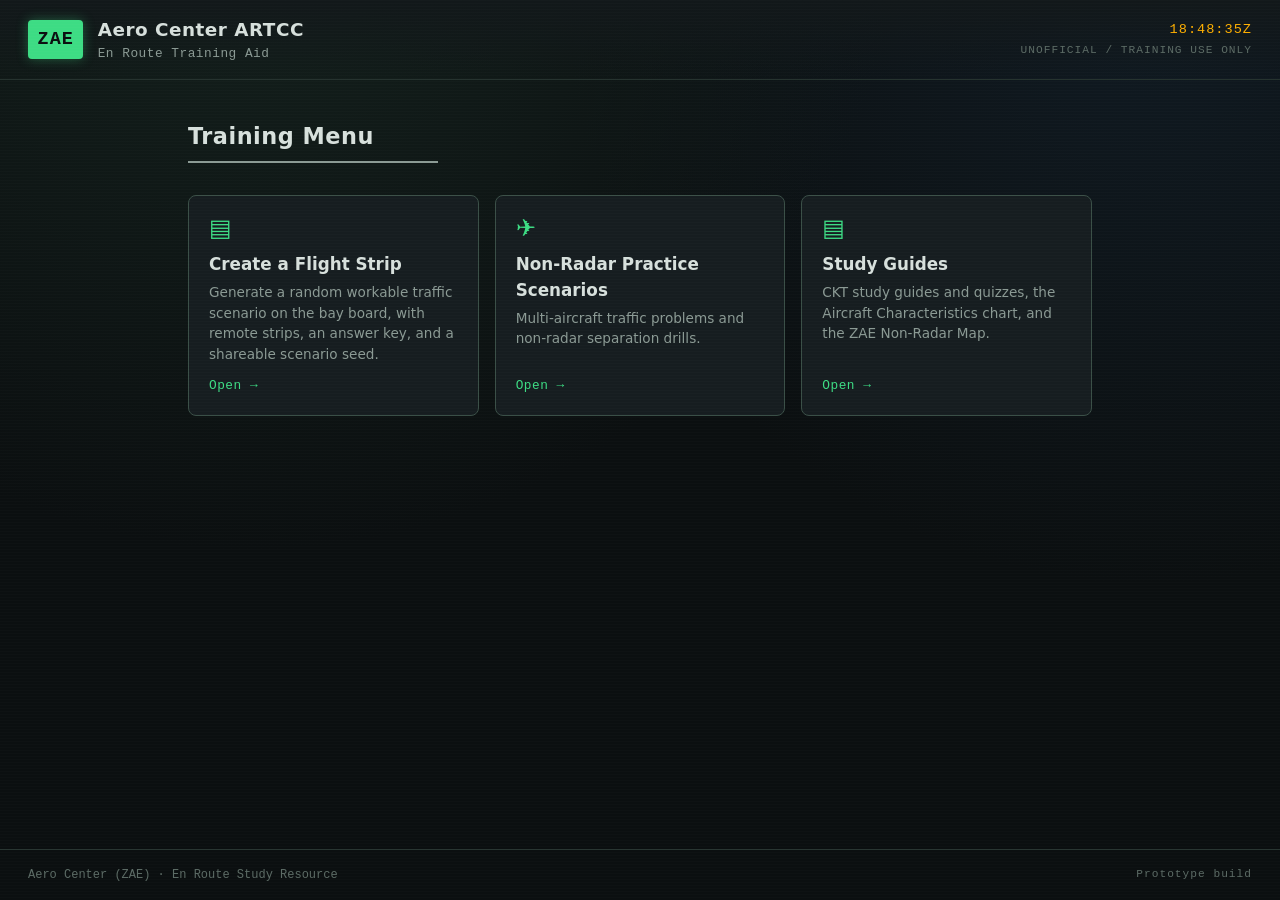
<file: index.html>
<!DOCTYPE html>
<html lang="en">
<head>
  <meta charset="UTF-8" />
  <meta name="viewport" content="width=device-width, initial-scale=1.0" />
  <title>ZAE Aero Center — En Route Non-Radar Trainer</title>
  <link rel="stylesheet" href="assets/css/main.css?v=20260924q" />
</head>
<body>
  <div class="scanlines" aria-hidden="true"></div>

  <header class="site-header">
    <div class="brand">
      <span class="brand-badge">ZAE</span>
      <div class="brand-text">
        <h1>Aero Center ARTCC</h1>
        <p>En Route Training Aid</p>
      </div>
    </div>
    <div class="header-meta">
      <span class="meta-line" id="zulu-clock">--:--:--Z</span>
      <span class="meta-line meta-dim">UNOFFICIAL / TRAINING USE ONLY</span>
    </div>
  </header>

  <main class="menu">
    <div class="menu-intro">
      <h2>Training Menu</h2>
    </div>

    <nav class="menu-grid" aria-label="Training modules">
      <a class="menu-card menu-card--active" href="strips.html">
        <div class="menu-card__icon" aria-hidden="true">▤</div>
        <div class="menu-card__body">
          <h3>Create a Flight Strip</h3>
          <p>Generate a random workable traffic scenario on the bay board, with remote strips, an answer key, and a shareable scenario seed.</p>
        </div>
        <span class="menu-card__cta">Open &rarr;</span>
      </a>

      <a class="menu-card menu-card--active" href="scenarios.html">
        <div class="menu-card__icon" aria-hidden="true">✈</div>
        <div class="menu-card__body">
          <h3>Non-Radar Practice Scenarios</h3>
          <p>Multi-aircraft traffic problems and non-radar separation drills.</p>
        </div>
        <span class="menu-card__cta">Open &rarr;</span>
      </a>


      <a class="menu-card menu-card--active" href="study.html">
        <div class="menu-card__icon" aria-hidden="true">▤</div>
        <div class="menu-card__body">
          <h3>Study Guides</h3>
          <p>CKT study guides and quizzes, the Aircraft Characteristics chart, and the ZAE Non-Radar Map.</p>
        </div>
        <span class="menu-card__cta">Open &rarr;</span>
      </a>
    </nav>
  </main>

  <footer class="site-footer">
    <span>Aero Center (ZAE) &middot; En Route Study Resource</span>
    <span class="meta-dim">Prototype build</span>
  </footer>

  <script src="assets/js/main.js?v=20260924q"></script>
</body>
</html>
</file>
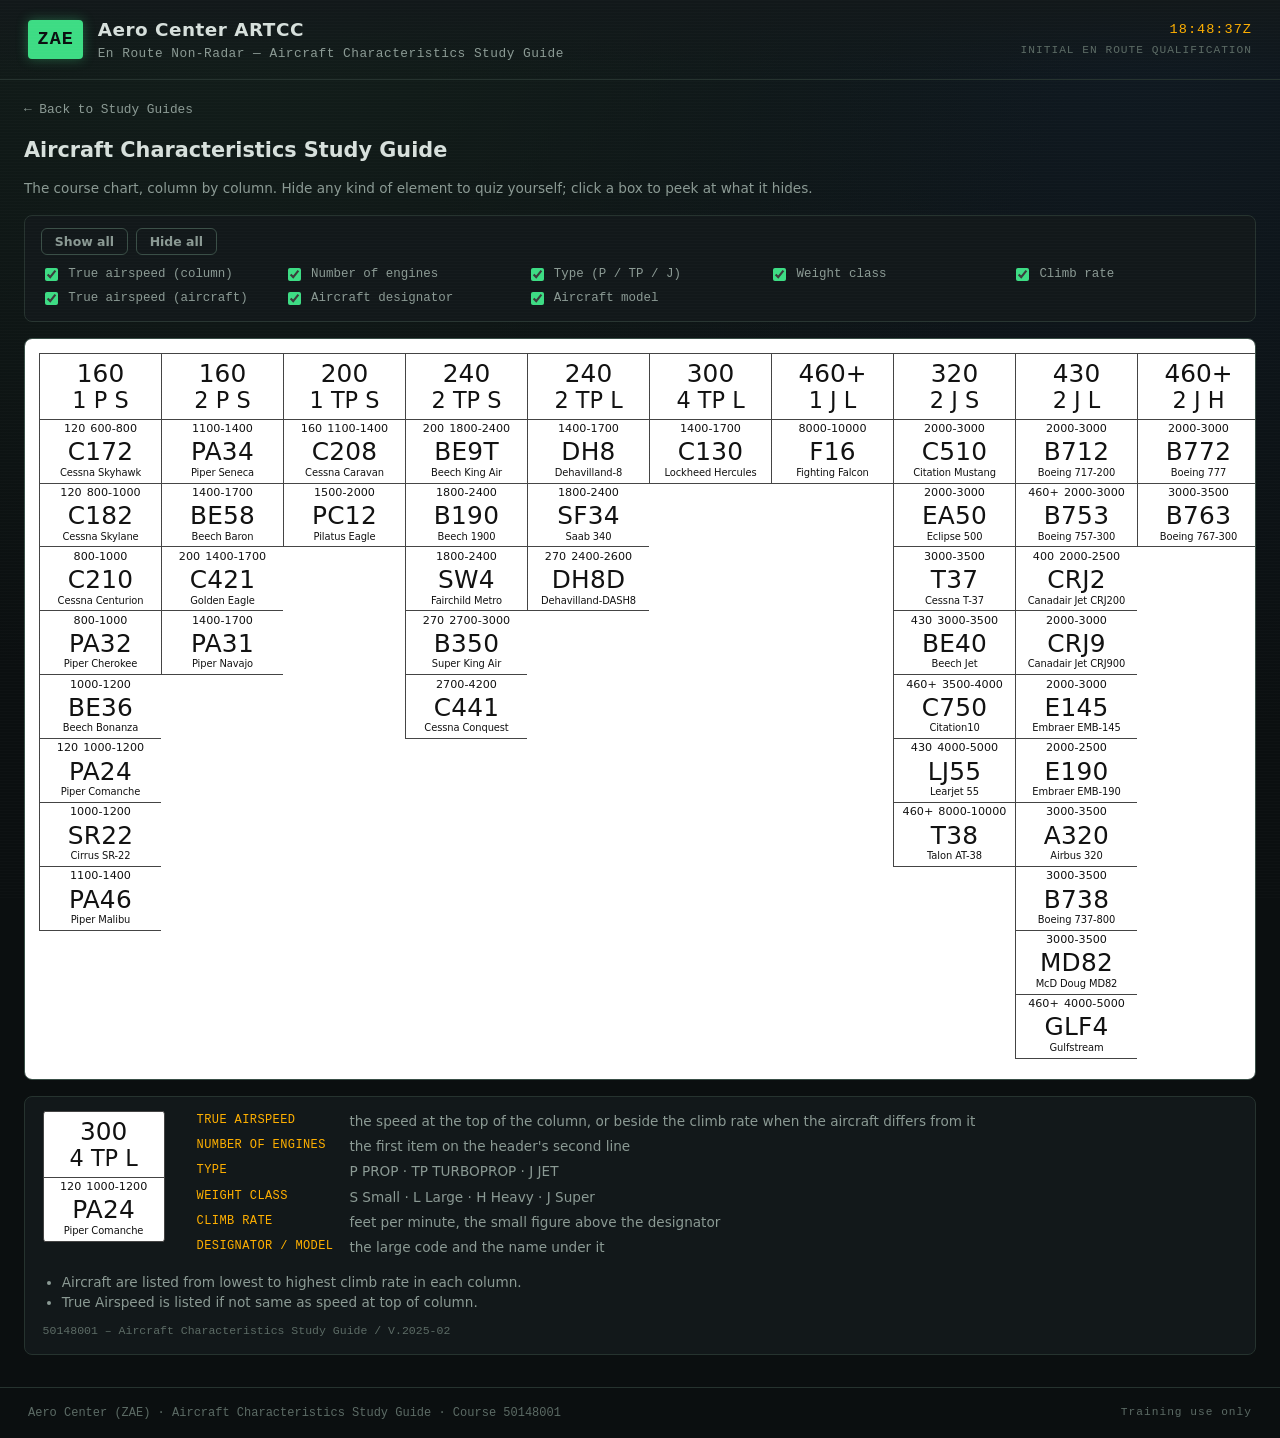
<file: aircraft.html>
<!DOCTYPE html>
<html lang="en">
<head>
  <meta charset="UTF-8" />
  <meta name="viewport" content="width=device-width, initial-scale=1.0" />
  <title>Aircraft Characteristics Study Guide — ZAE Aero Center</title>
  <link rel="stylesheet" href="assets/css/main.css?v=20260924q" />
  <link rel="stylesheet" href="assets/css/quiz.css?v=20260924q" />
  <link rel="stylesheet" href="assets/css/aircraft.css?v=20260924q" />
</head>
<body>
  <div class="scanlines" aria-hidden="true"></div>

  <header class="site-header">
    <div class="brand">
      <span class="brand-badge">ZAE</span>
      <div class="brand-text">
        <h1>Aero Center ARTCC</h1>
        <p>En Route Non-Radar &mdash; Aircraft Characteristics Study Guide</p>
      </div>
    </div>
    <div class="header-meta">
      <span class="meta-line" id="zulu-clock">--:--:--Z</span>
      <span class="meta-line meta-dim">INITIAL EN ROUTE QUALIFICATION</span>
    </div>
  </header>

  <main class="ac-main">
    <a class="back-link" href="study.html">&larr; Back to Study Guides</a>
    <div class="ac-toolbar">
      <h2>Aircraft Characteristics Study Guide</h2>
      <span class="hint">The course chart, column by column. Hide any kind of element to quiz yourself; click a box to peek at what it hides.</span>
    </div>

    <div class="ac-controls">
      <div class="ac-toggle-actions" id="ac-toggle-actions"></div>
      <div class="ac-toggles" id="ac-toggles"></div>
    </div>

    <div class="ac-frame">
      <div class="ac-chart" id="ac-chart"></div>
    </div>

    <div class="ac-legend" id="ac-legend" aria-label="Legend"></div>
  </main>

  <footer class="site-footer">
    <span>Aero Center (ZAE) &middot; Aircraft Characteristics Study Guide &middot; Course 50148001</span>
    <span class="meta-dim">Training use only</span>
  </footer>

  <script src="assets/js/main.js?v=20260924q"></script>
  <script src="assets/data/aircraft.js?v=20260924q"></script>
  <script src="assets/js/aircraft.js?v=20260924q"></script>
</body>
</html>
</file>
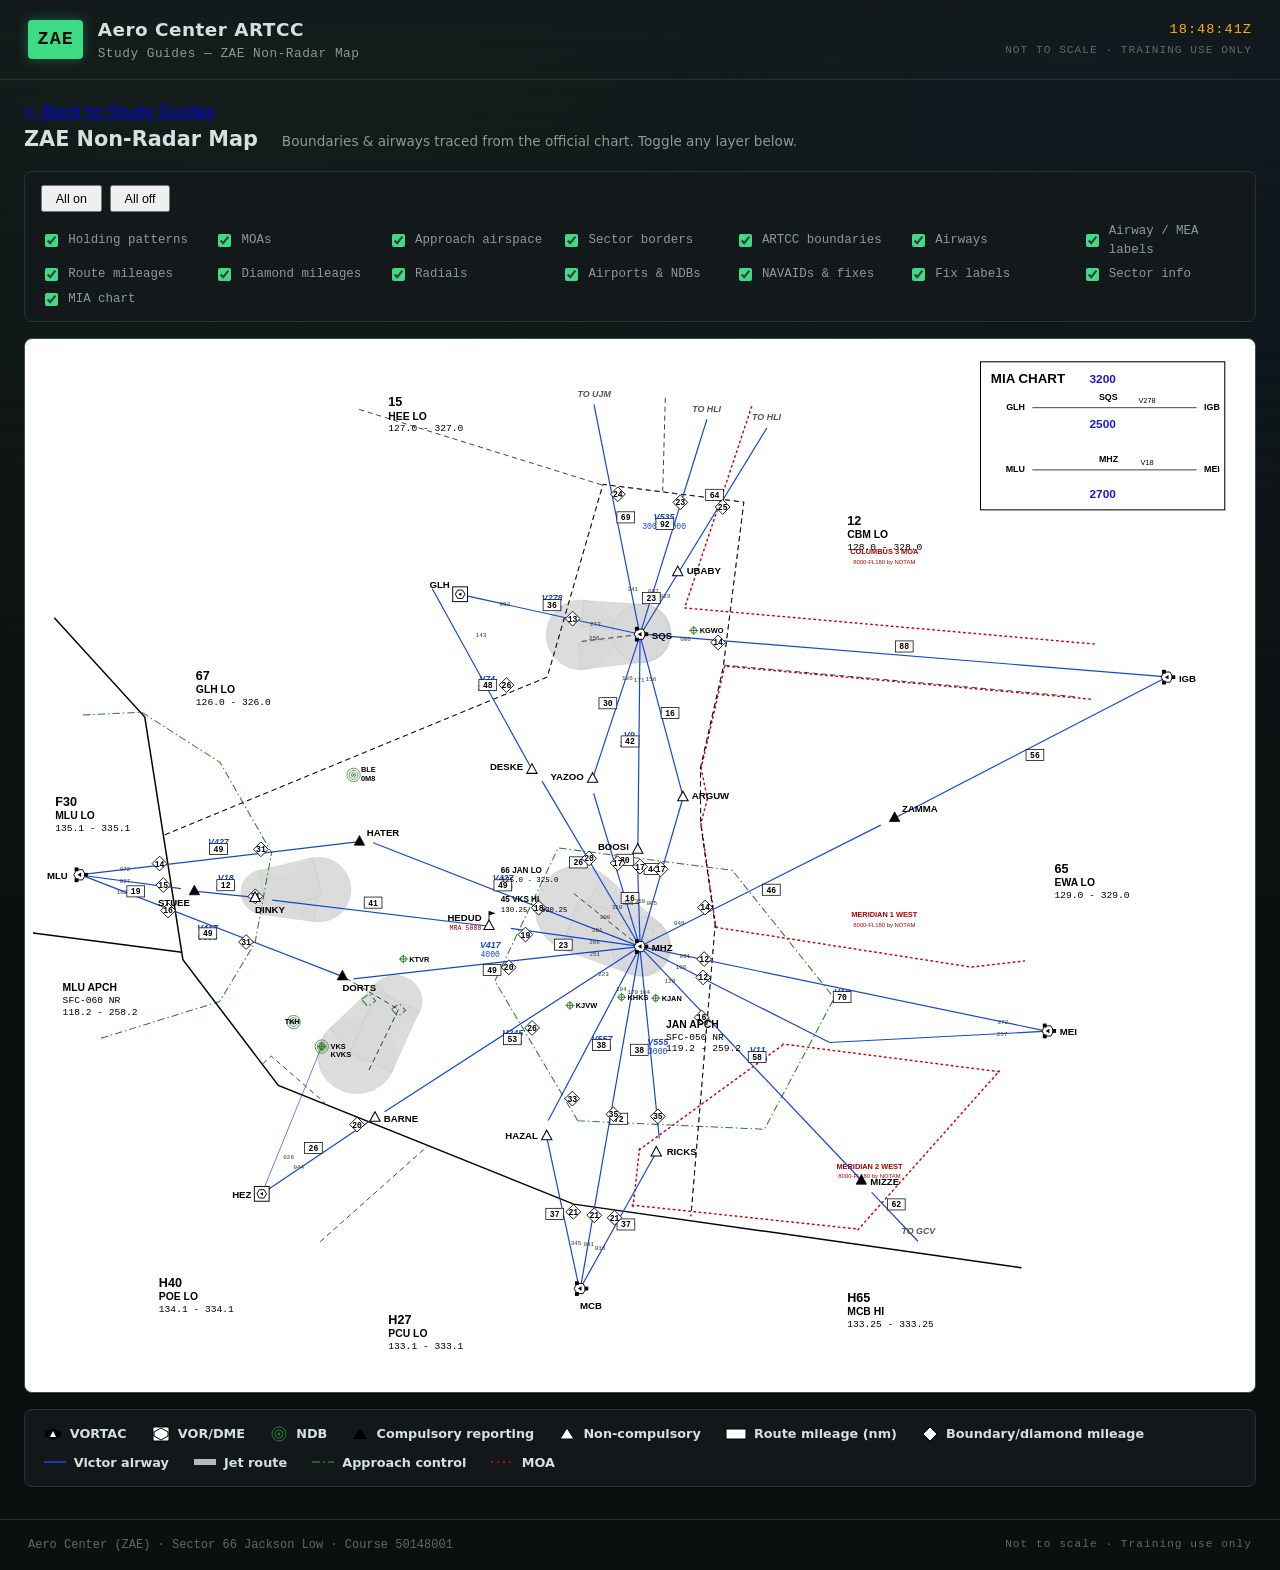
<file: map.html>
<!DOCTYPE html>
<html lang="en">
<head>
  <meta charset="UTF-8" />
  <meta name="viewport" content="width=device-width, initial-scale=1.0" />
  <title>ZAE Non-Radar Map — ZAE Aero Center</title>
  <link rel="stylesheet" href="assets/css/main.css?v=20260924q" />
  <link rel="stylesheet" href="assets/css/map.css?v=20260924q" />
</head>
<body>
  <div class="scanlines" aria-hidden="true"></div>

  <header class="site-header">
    <div class="brand">
      <span class="brand-badge">ZAE</span>
      <div class="brand-text">
        <h1>Aero Center ARTCC</h1>
        <p>Study Guides &mdash; ZAE Non-Radar Map</p>
      </div>
    </div>
    <div class="header-meta">
      <span class="meta-line" id="zulu-clock">--:--:--Z</span>
      <span class="meta-line meta-dim">NOT TO SCALE · TRAINING USE ONLY</span>
    </div>
  </header>

  <main class="map-main">
    <a class="back-link" href="study.html">&larr; Back to Study Guides</a>
    <div class="map-toolbar">
      <h2>ZAE Non-Radar Map</h2>
      <span class="hint">Boundaries &amp; airways traced from the official chart. Toggle any layer below.</span>
    </div>

    <div class="map-controls">
      <div class="map-toggle-actions" id="map-toggle-actions"></div>
      <div class="map-toggles" id="map-toggles"></div>
    </div>

    <div class="map-frame">
      <div id="map"></div>
    </div>

    <div class="map-legend" aria-label="Legend">
      <span class="li"><svg width="20" height="14"><polygon points="10,1 18,5 18,9 10,13 2,9 2,5" fill="#000"/><polygon points="10,4 13,10 7,10" fill="#fff"/></svg> <b>VORTAC</b></span>
      <span class="li"><svg width="20" height="16"><rect x="2" y="1" width="16" height="14" fill="#fff" stroke="#000"/><polygon points="10,2 17,6 17,10 10,14 3,10 3,6" fill="none" stroke="#000"/></svg> <b>VOR/DME</b></span>
      <span class="li"><svg width="20" height="16"><circle cx="10" cy="8" r="7" fill="none" stroke="#2b7a2b"/><circle cx="10" cy="8" r="4" fill="none" stroke="#2b7a2b"/><circle cx="10" cy="8" r="1.5" fill="#2b7a2b"/></svg> <b>NDB</b></span>
      <span class="li"><svg width="18" height="14"><polygon points="9,1 16,12 2,12" fill="#000"/></svg> <b>Compulsory reporting</b></span>
      <span class="li"><svg width="18" height="14"><polygon points="9,1 16,12 2,12" fill="#fff" stroke="#000"/></svg> <b>Non-compulsory</b></span>
      <span class="li"><svg width="22" height="14"><rect x="1" y="2" width="20" height="10" fill="#fff" stroke="#000"/></svg> <b>Route mileage (nm)</b></span>
      <span class="li"><svg width="18" height="16"><polygon points="9,1 16,8 9,15 2,8" fill="#fff" stroke="#000"/></svg> <b>Boundary/diamond mileage</b></span>
      <span class="li"><svg width="24" height="8"><line x1="1" y1="4" x2="23" y2="4" stroke="#1247d6" stroke-width="1.6"/></svg> <b>Victor airway</b></span>
      <span class="li"><svg width="24" height="8"><line x1="1" y1="4" x2="23" y2="4" stroke="#b8b8b8" stroke-width="6"/></svg> <b>Jet route</b></span>
      <span class="li"><svg width="24" height="8"><line x1="1" y1="4" x2="23" y2="4" stroke="#2b7a2b" stroke-width="1.4" stroke-dasharray="8 3 2 3"/></svg> <b>Approach control</b></span>
      <span class="li"><svg width="24" height="8"><line x1="1" y1="4" x2="23" y2="4" stroke="#d40000" stroke-width="2" stroke-dasharray="2 4"/></svg> <b>MOA</b></span>
    </div>
  </main>

  <footer class="site-footer">
    <span>Aero Center (ZAE) &middot; Sector 66 Jackson Low &middot; Course 50148001</span>
    <span class="meta-dim">Not to scale &middot; Training use only</span>
  </footer>

  <script src="assets/js/main.js?v=20260924q"></script>
  <script src="assets/data/zae.js?v=20260924q"></script>
  <script src="assets/data/zae-map-geom.js?v=20260924q"></script>
  <script src="assets/js/facility-map.js?v=20260924q"></script>
</body>
</html>
</file>
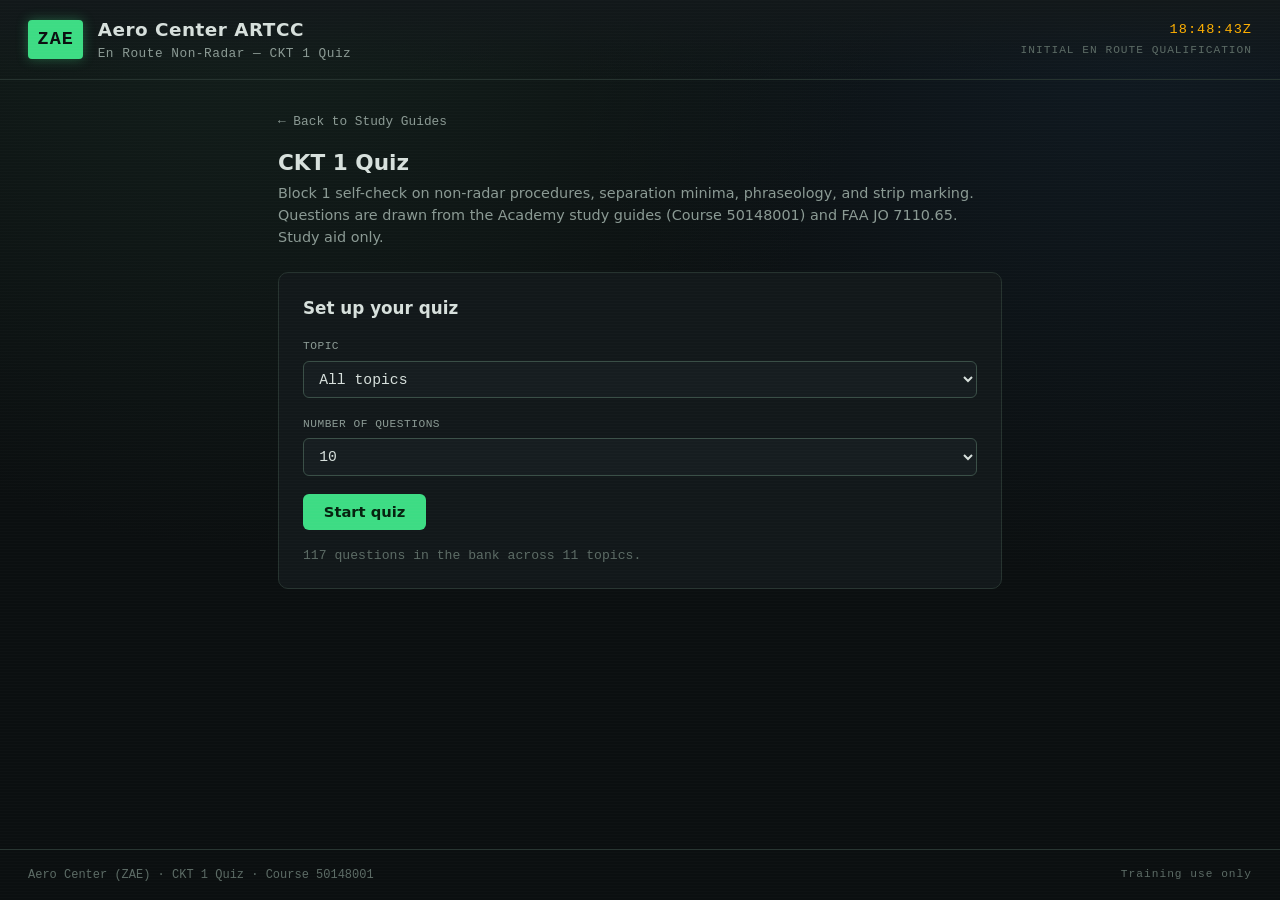
<file: quiz.html>
<!DOCTYPE html>
<html lang="en">
<head>
  <meta charset="UTF-8" />
  <meta name="viewport" content="width=device-width, initial-scale=1.0" />
  <title>CKT 1 Quiz — ZAE Aero Center</title>
  <link rel="stylesheet" href="assets/css/main.css?v=20260924q" />
  <link rel="stylesheet" href="assets/css/quiz.css?v=20260924q" />
</head>
<body>
  <div class="scanlines" aria-hidden="true"></div>

  <header class="site-header">
    <div class="brand">
      <span class="brand-badge">ZAE</span>
      <div class="brand-text">
        <h1>Aero Center ARTCC</h1>
        <p>En Route Non-Radar &mdash; CKT 1 Quiz</p>
      </div>
    </div>
    <div class="header-meta">
      <span class="meta-line" id="zulu-clock">--:--:--Z</span>
      <span class="meta-line meta-dim">INITIAL EN ROUTE QUALIFICATION</span>
    </div>
  </header>

  <main class="quiz-main">
    <a class="back-link" href="study.html">&larr; Back to Study Guides</a>
    <h2 class="page-title">CKT 1 Quiz</h2>
    <p class="page-sub">
      Block 1 self-check on non-radar procedures, separation minima, phraseology, and
      strip marking. Questions are drawn from the Academy study guides
      (Course 50148001) and FAA JO 7110.65. Study aid only.
    </p>
    <div id="quiz"></div>
  </main>

  <footer class="site-footer">
    <span>Aero Center (ZAE) &middot; CKT 1 Quiz &middot; Course 50148001</span>
    <span class="meta-dim">Training use only</span>
  </footer>

  <script src="assets/js/main.js?v=20260924q"></script>
  <script src="assets/data/quiz.js?v=20260924q"></script>
  <script src="assets/js/quiz.js?v=20260924q"></script>
</body>
</html>
</file>
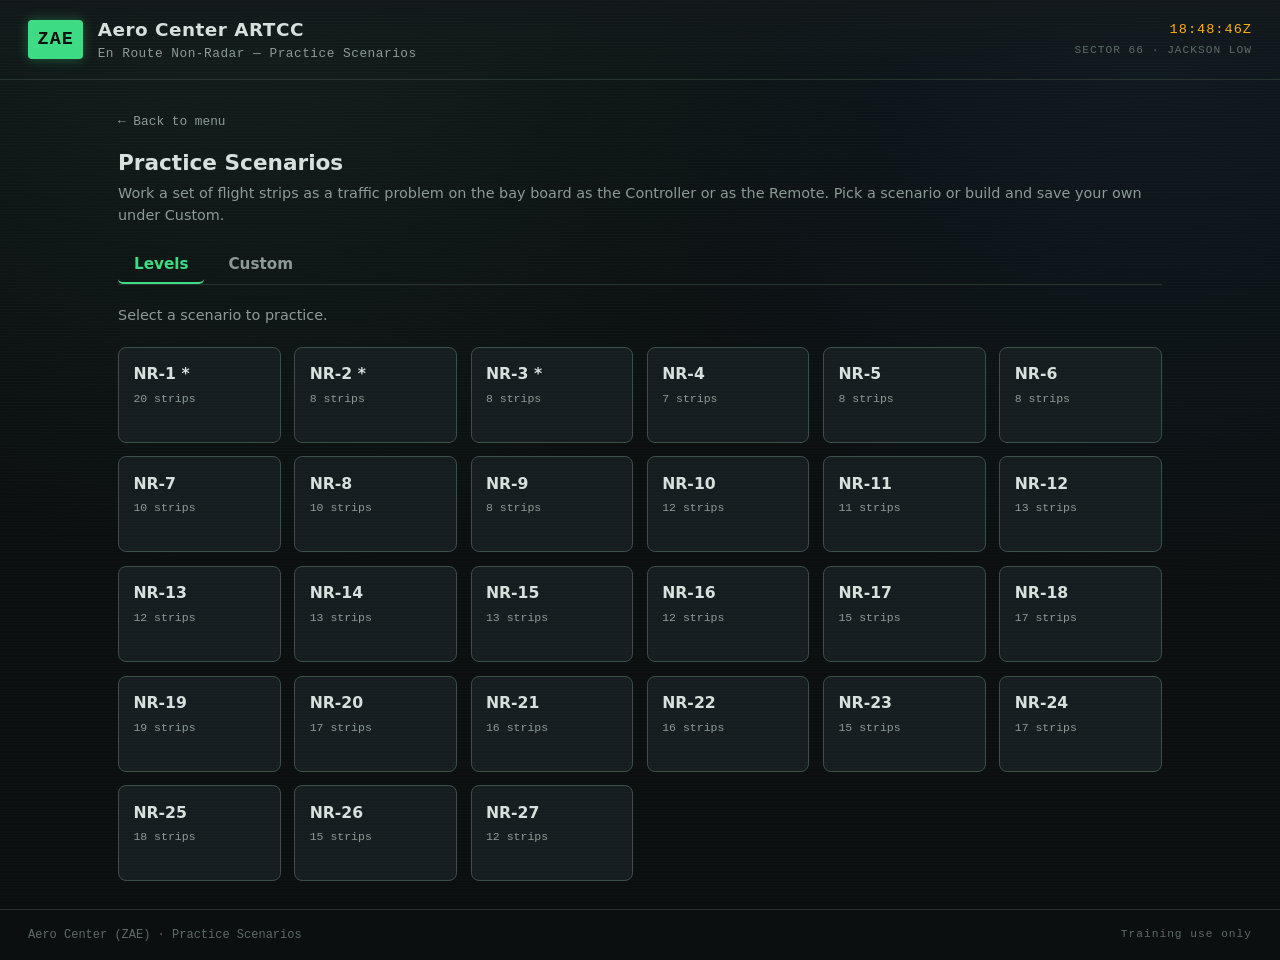
<file: scenarios.html>
<!DOCTYPE html>
<html lang="en">
<head>
  <meta charset="UTF-8" />
  <meta name="viewport" content="width=device-width, initial-scale=1.0" />
  <title>Practice Scenarios — ZAE Aero Center</title>
  <link rel="stylesheet" href="assets/css/main.css?v=20260924q" />
  <link rel="stylesheet" href="assets/css/strips.css?v=20260924q" />
  <link rel="stylesheet" href="assets/css/strip-board.css?v=20260924q" />
  <link rel="stylesheet" href="assets/css/scenarios.css?v=20260924q" />
</head>
<body>
  <div class="scanlines" aria-hidden="true"></div>

  <header class="site-header">
    <div class="brand">
      <span class="brand-badge">ZAE</span>
      <div class="brand-text">
        <h1>Aero Center ARTCC</h1>
        <p>En Route Non-Radar &mdash; Practice Scenarios</p>
      </div>
    </div>
    <div class="header-meta">
      <span class="meta-line" id="zulu-clock">--:--:--Z</span>
      <span class="meta-line meta-dim">SECTOR 66 · JACKSON LOW</span>
    </div>
  </header>

  <main class="sc-main">
    <a class="back-link" href="index.html">&larr; Back to menu</a>
    <h2 class="page-title">Practice Scenarios</h2>
    <p class="page-sub">
      Work a set of flight strips as a traffic problem on the bay board as the
      Controller or as the Remote. Pick a scenario or build and save your own
      under Custom.
    </p>
    <div id="app"></div>
  </main>

  <footer class="site-footer">
    <span>Aero Center (ZAE) &middot; Practice Scenarios</span>
    <span class="meta-dim">Training use only</span>
  </footer>

  <script src="assets/js/main.js?v=20260924q"></script>
  <script src="assets/data/zae.js?v=20260924q"></script>
  <script src="assets/js/remote.js?v=20260924q"></script>
  <script src="assets/js/fps-strip.js?v=20260924q"></script>
  <script src="assets/js/strip-board.js?v=20260924q"></script>
  <script src="assets/js/strip-markup.js?v=20260924q"></script>
  <script src="assets/js/scenario-board.js?v=20260924q"></script>
  <script src="assets/data/scenarios.js?v=20260924q"></script>
  <script src="assets/js/scenario-store.js?v=20260924q"></script>
  <script src="assets/js/scenarios.js?v=20260924q"></script>
</body>
</html>
</file>
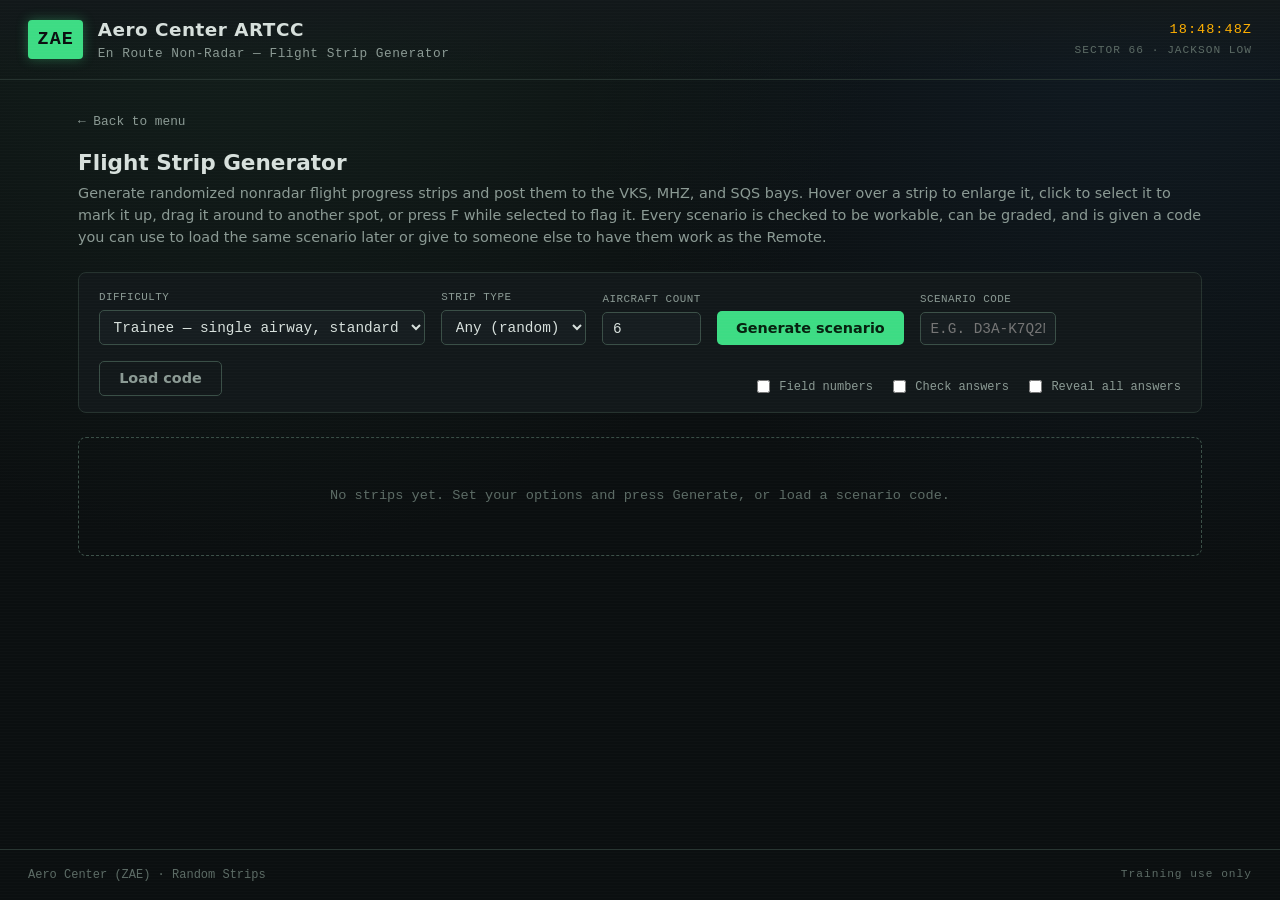
<file: strips.html>
<!DOCTYPE html>
<html lang="en">
<head>
  <meta charset="UTF-8" />
  <meta name="viewport" content="width=device-width, initial-scale=1.0" />
  <title>Flight Strip Generator — ZAE Aero Center</title>
  <link rel="stylesheet" href="assets/css/main.css?v=20260924q" />
  <link rel="stylesheet" href="assets/css/strips.css?v=20260924q" />
  <link rel="stylesheet" href="assets/css/strip-board.css?v=20260924q" />
</head>
<body>
  <div class="scanlines" aria-hidden="true"></div>

  <header class="site-header">
    <div class="brand">
      <span class="brand-badge">ZAE</span>
      <div class="brand-text">
        <h1>Aero Center ARTCC</h1>
        <p>En Route Non-Radar &mdash; Flight Strip Generator</p>
      </div>
    </div>
    <div class="header-meta">
      <span class="meta-line" id="zulu-clock">--:--:--Z</span>
      <span class="meta-line meta-dim">SECTOR 66 · JACKSON LOW</span>
    </div>
  </header>

  <main class="strips-main">
    <a class="back-link" href="index.html">&larr; Back to menu</a>
    <h2 class="page-title">Flight Strip Generator</h2>
    <p class="page-sub">
      Generate randomized nonradar flight progress strips and post them to the
      VKS, MHZ, and SQS bays. Hover over a strip to enlarge it, click to select
      it to mark it up, drag it around to another spot, or press F while
      selected to flag it. Every scenario is checked to be workable, can be
      graded, and is given a code you can use to load the same scenario later
      or give to someone else to have them work as the Remote.
    </p>

    <div class="controls">
      <div class="control">
        <label for="difficulty">Difficulty</label>
        <select id="difficulty">
          <option value="trainee">Trainee — single airway, standard</option>
          <option value="developmental">Developmental — mixed types</option>
          <option value="cpc">CPC — full complexity</option>
        </select>
      </div>

      <div class="control">
        <label for="type">Strip type</label>
        <select id="type">
          <option value="any">Any (random)</option>
          <option value="departure">Departure</option>
          <option value="enroute">En Route</option>
          <option value="arrival">Arrival</option>
        </select>
      </div>

      <div class="control">
        <label for="count">Aircraft count</label>
        <input type="number" id="count" min="1" max="12" value="6" placeholder="auto" />
      </div>

      <button class="btn" id="generate">Generate scenario</button>

      <div class="control">
        <label for="code">Scenario code</label>
        <input type="text" id="code" placeholder="e.g. D3A-K7Q2MX" size="12" />
      </div>
      <button class="btn btn-ghost" id="load-code">Load code</button>

      <div class="toggles">
        <label class="toggle"><input type="checkbox" id="show-nums" /> Field numbers</label>
        <label class="toggle"><input type="checkbox" id="check-answers" /> Check answers</label>
        <label class="toggle"><input type="checkbox" id="reveal-all" /> Reveal all answers</label>
      </div>
    </div>

    <div id="output"></div>
  </main>

  <footer class="site-footer">
    <span>Aero Center (ZAE) &middot; Random Strips</span>
    <span class="meta-dim">Training use only</span>
  </footer>

  <script src="assets/js/main.js?v=20260924q"></script>
  <script src="assets/data/zae.js?v=20260924q"></script>
  <script src="assets/js/fps-strip.js?v=20260924q"></script>
  <script src="assets/js/strip-board.js?v=20260924q"></script>
  <script src="assets/js/strip-markup.js?v=20260924q"></script>
  <script src="assets/js/scenario-board.js?v=20260924q"></script>
  <script src="assets/js/conflicts.js?v=20260924q"></script>
  <script src="assets/js/remote.js?v=20260924q"></script>
  <script src="assets/js/generator.js?v=20260924q"></script>
  <script src="assets/js/strips.js?v=20260924q"></script>
</body>
</html>
</file>
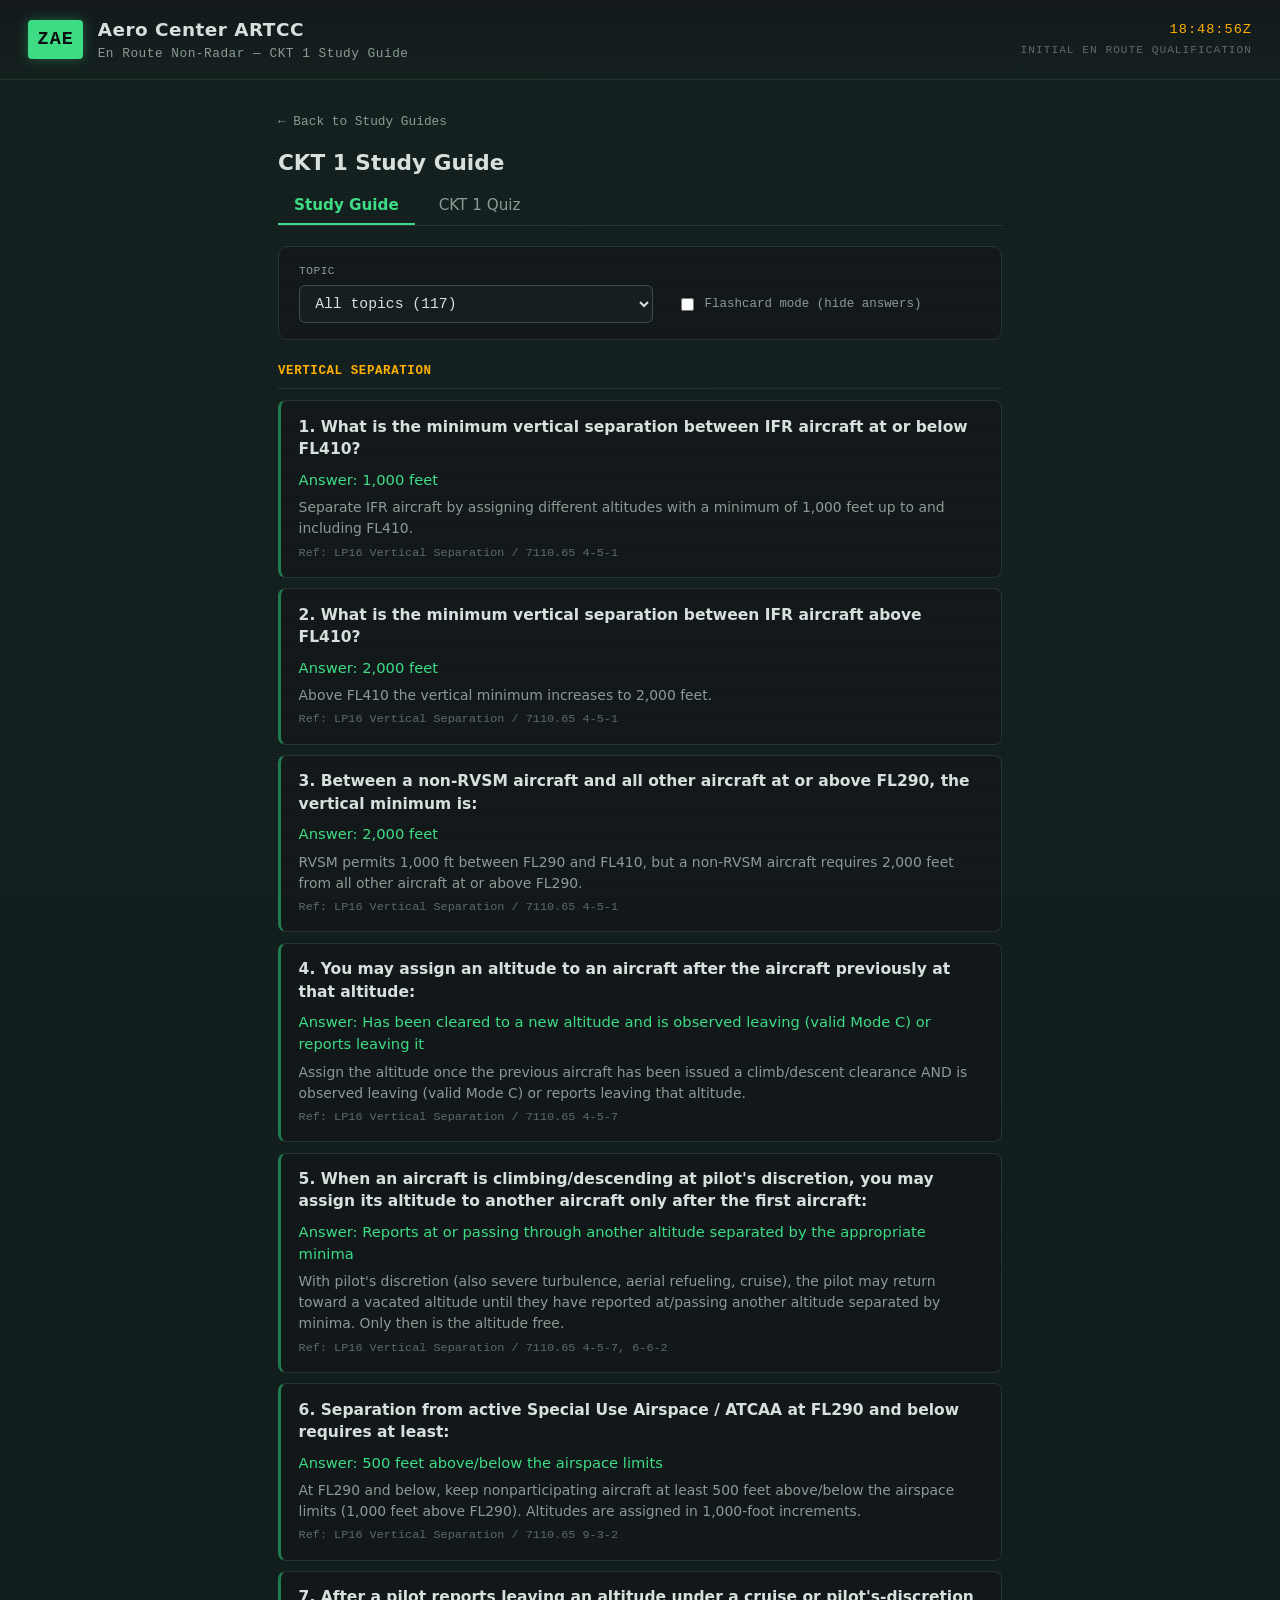
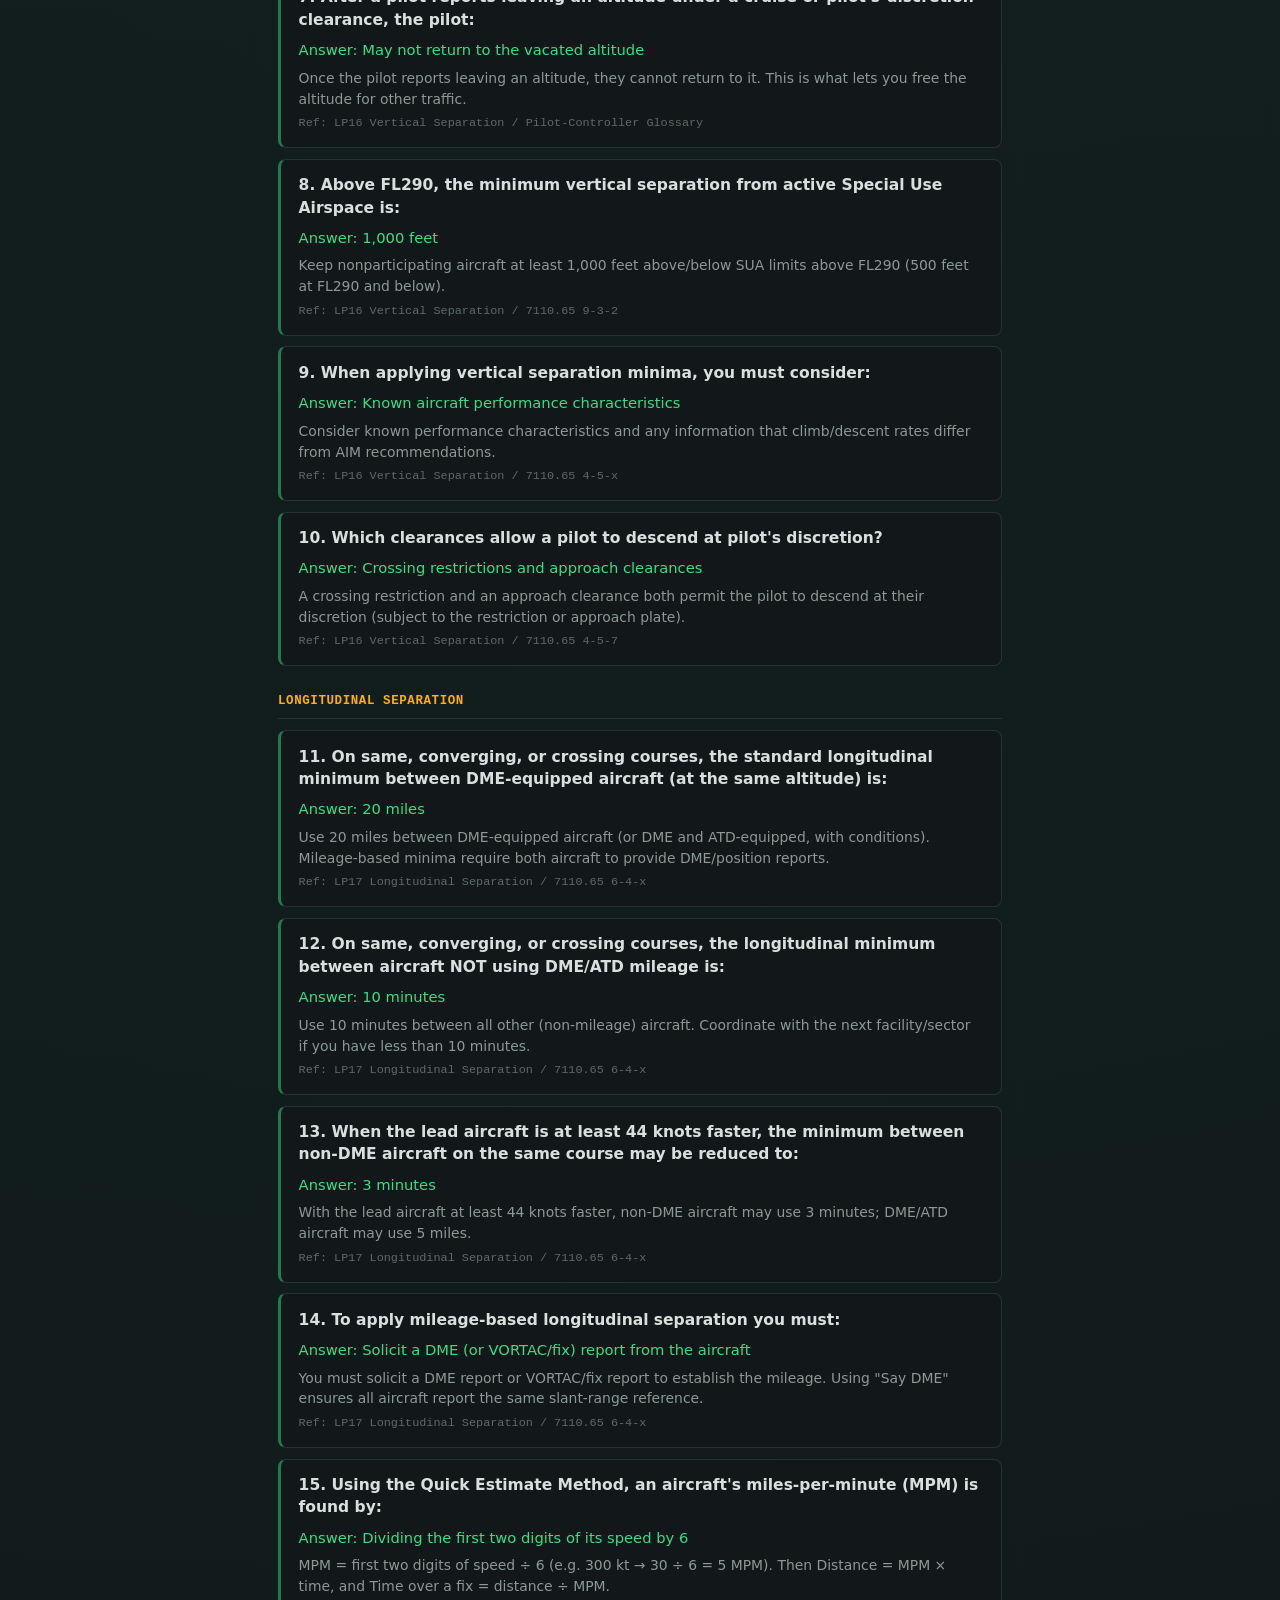
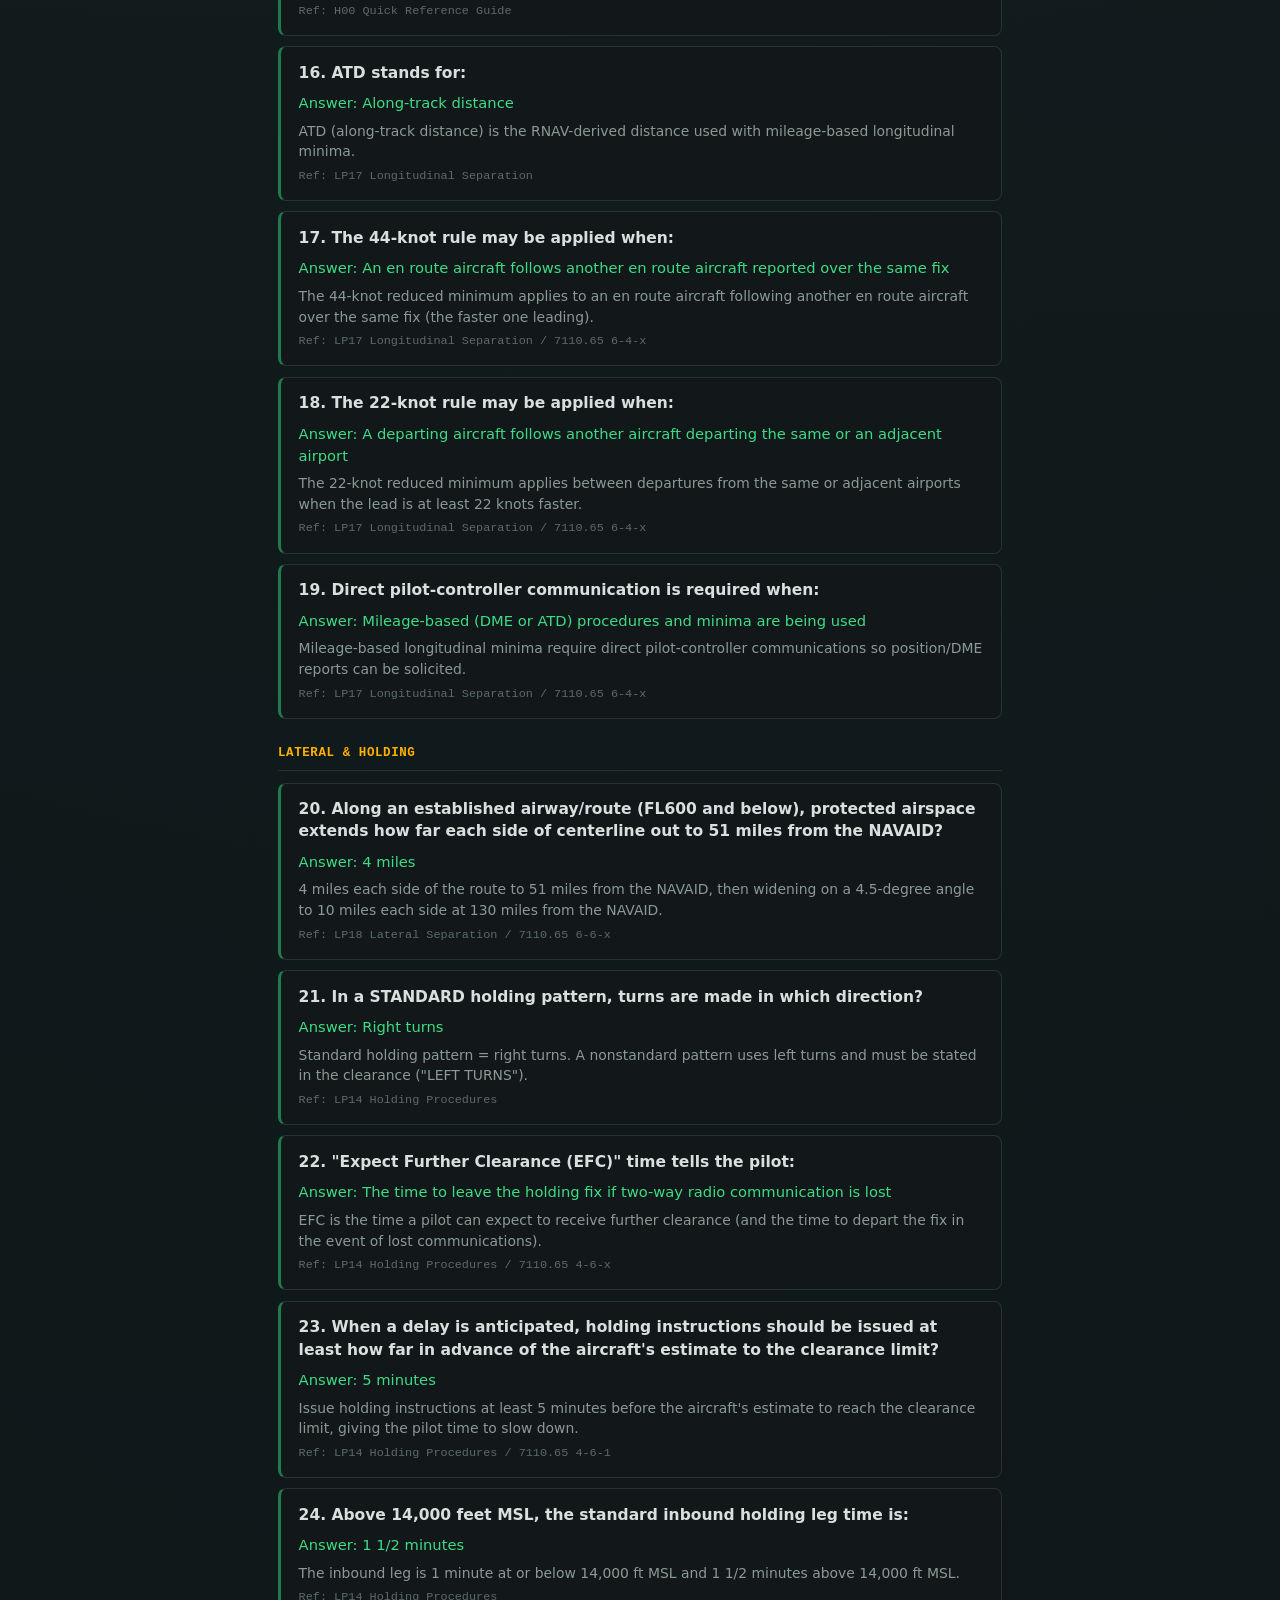
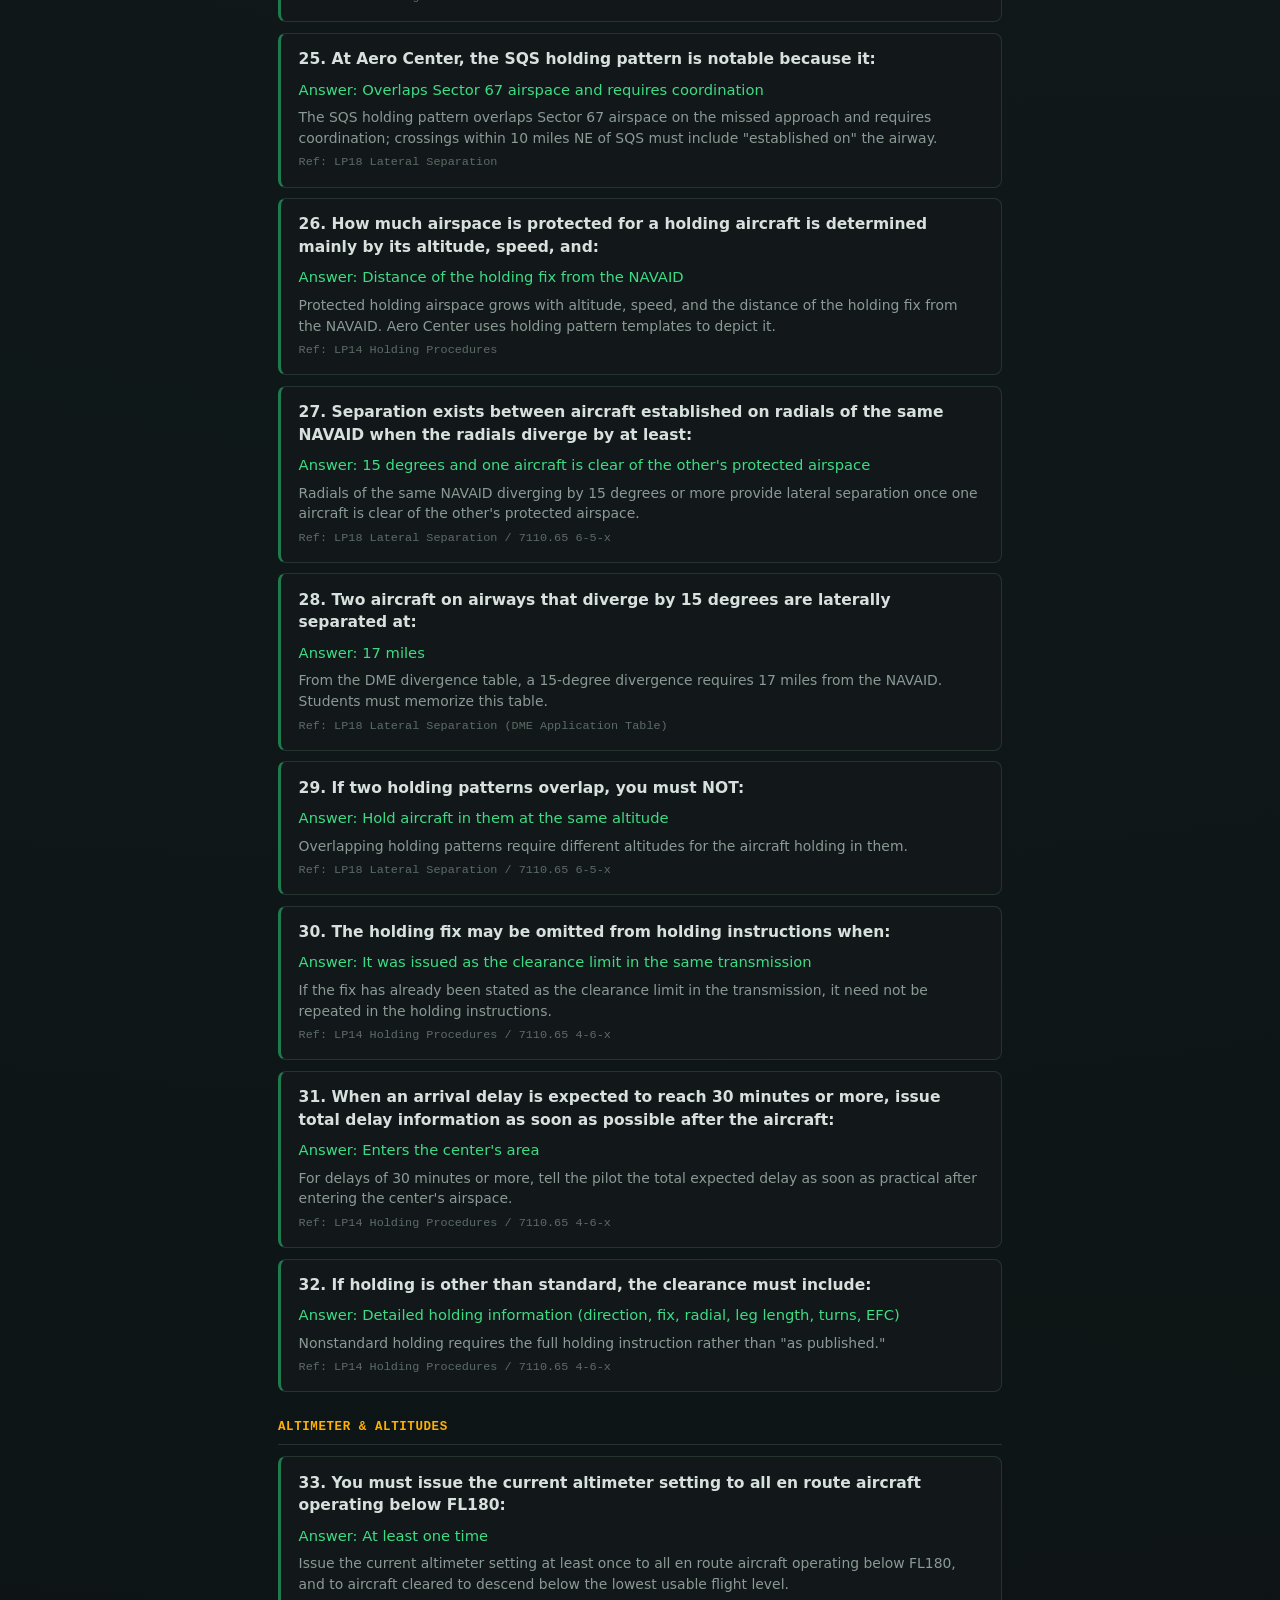
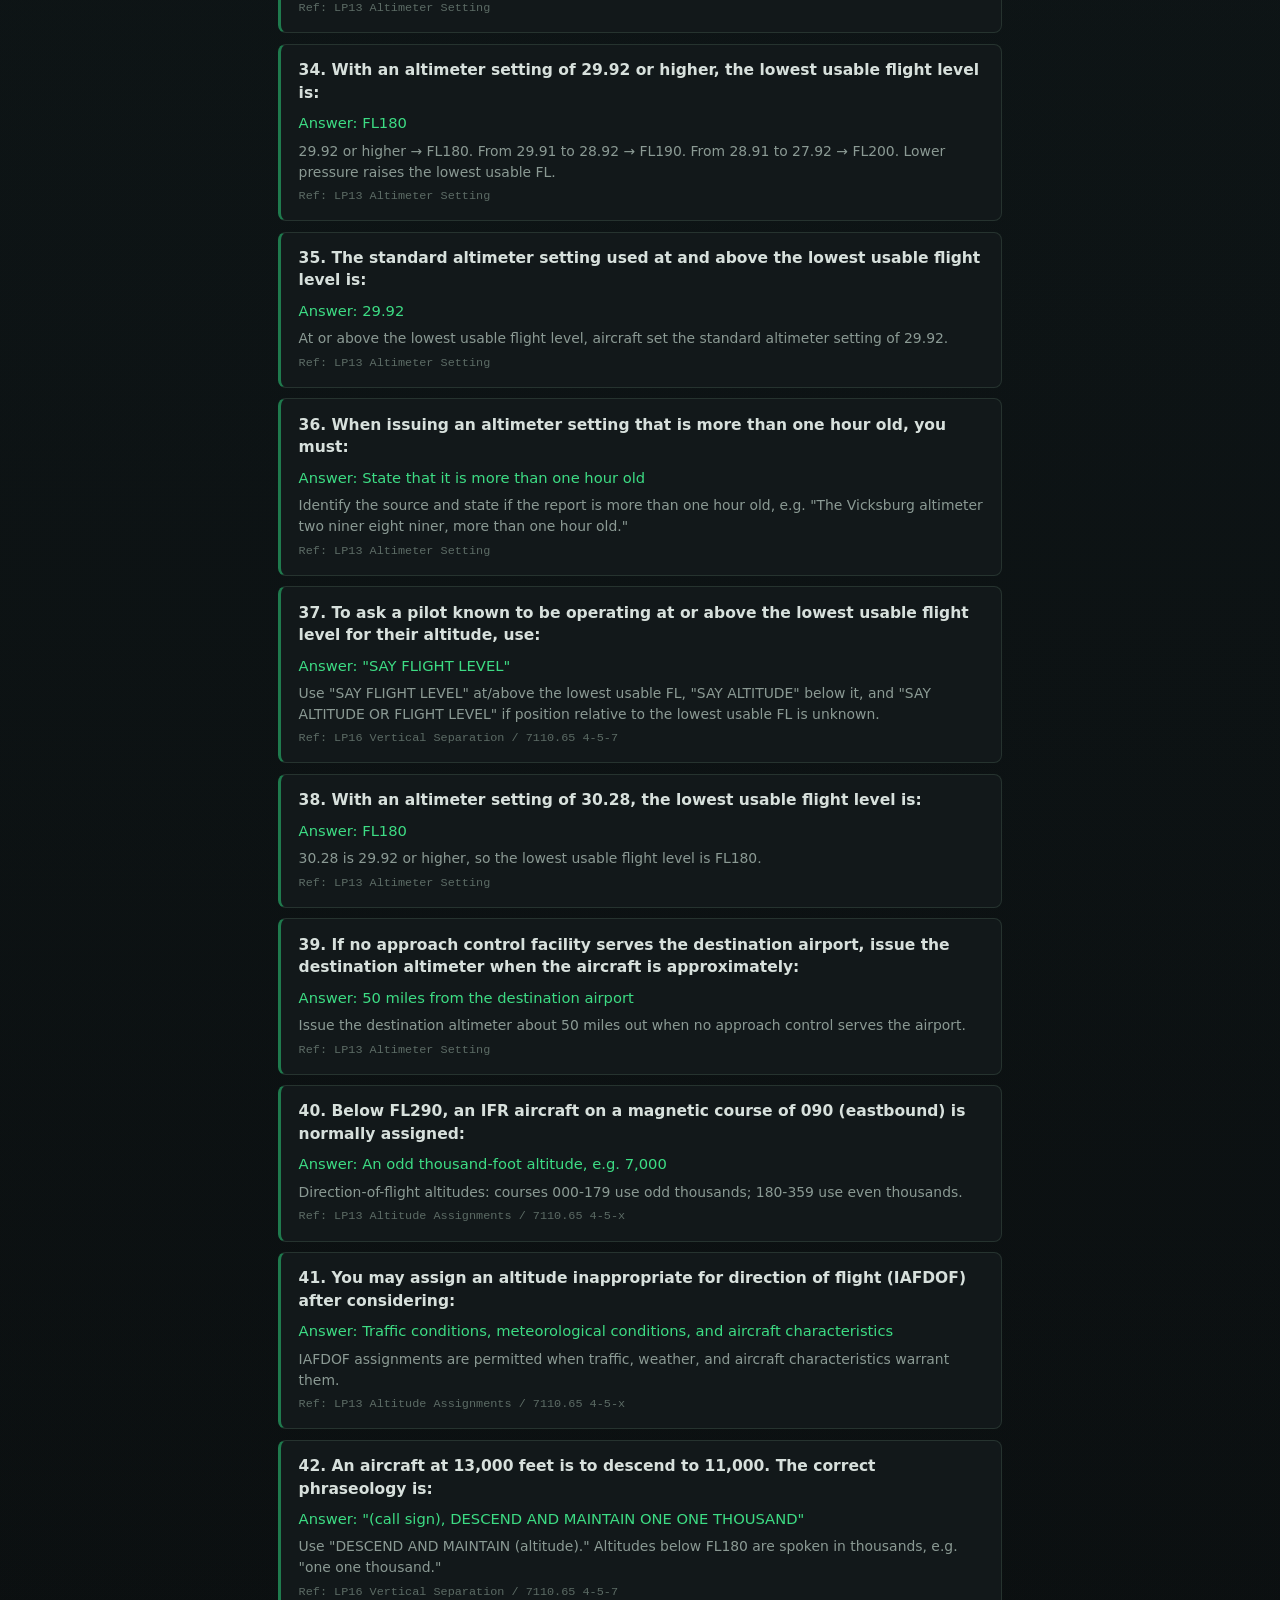
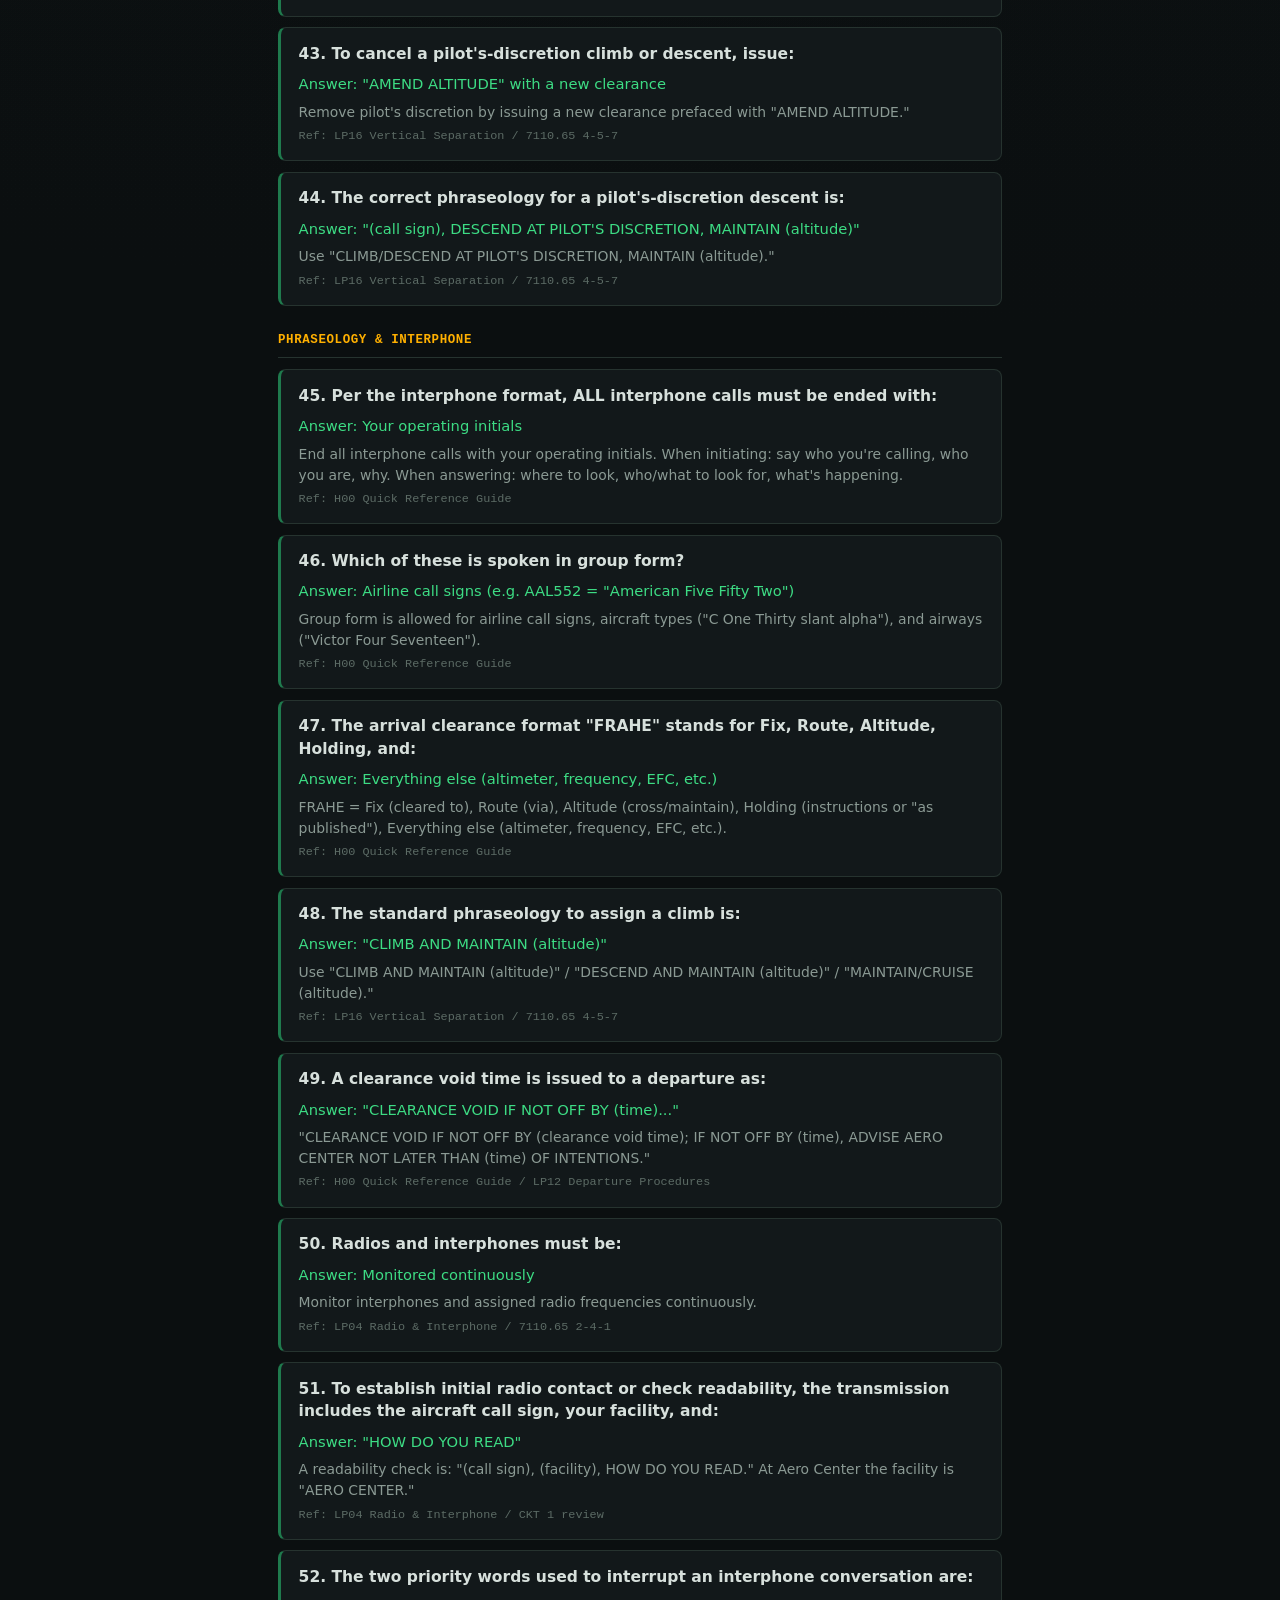
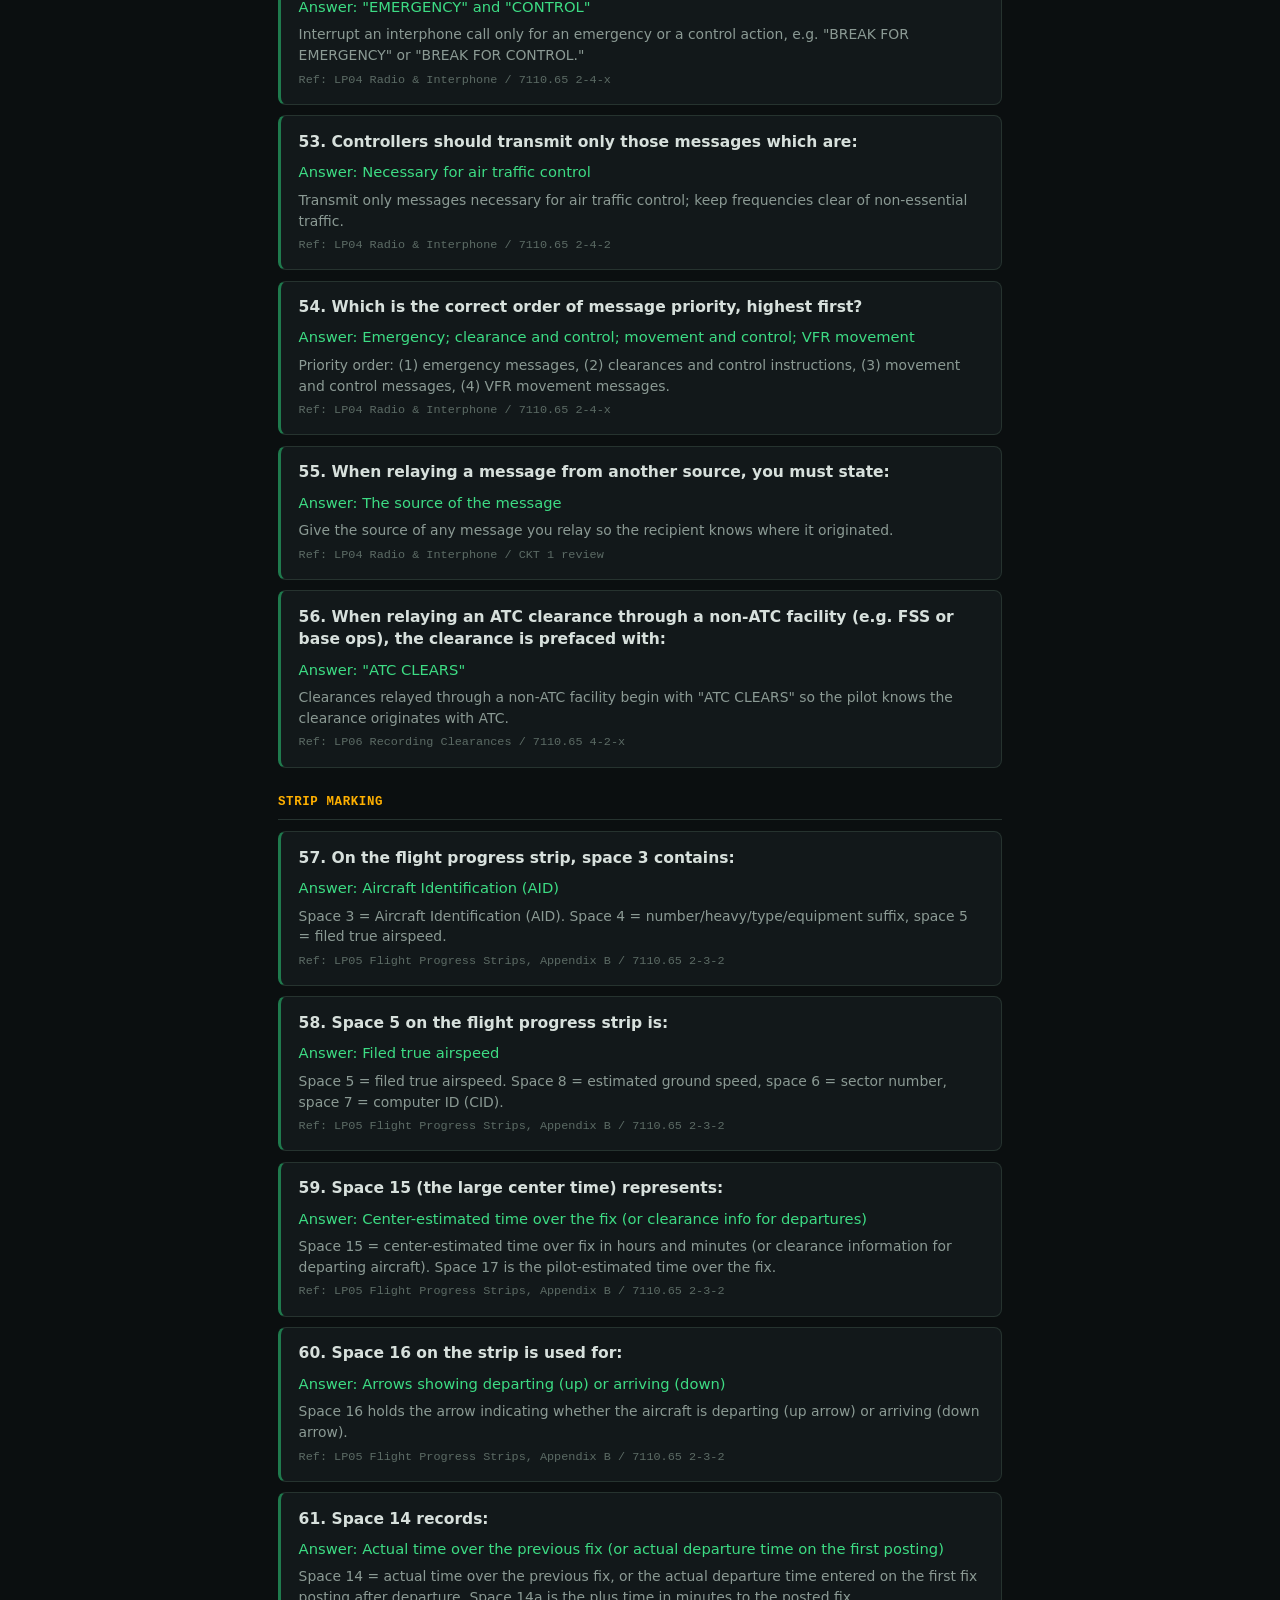
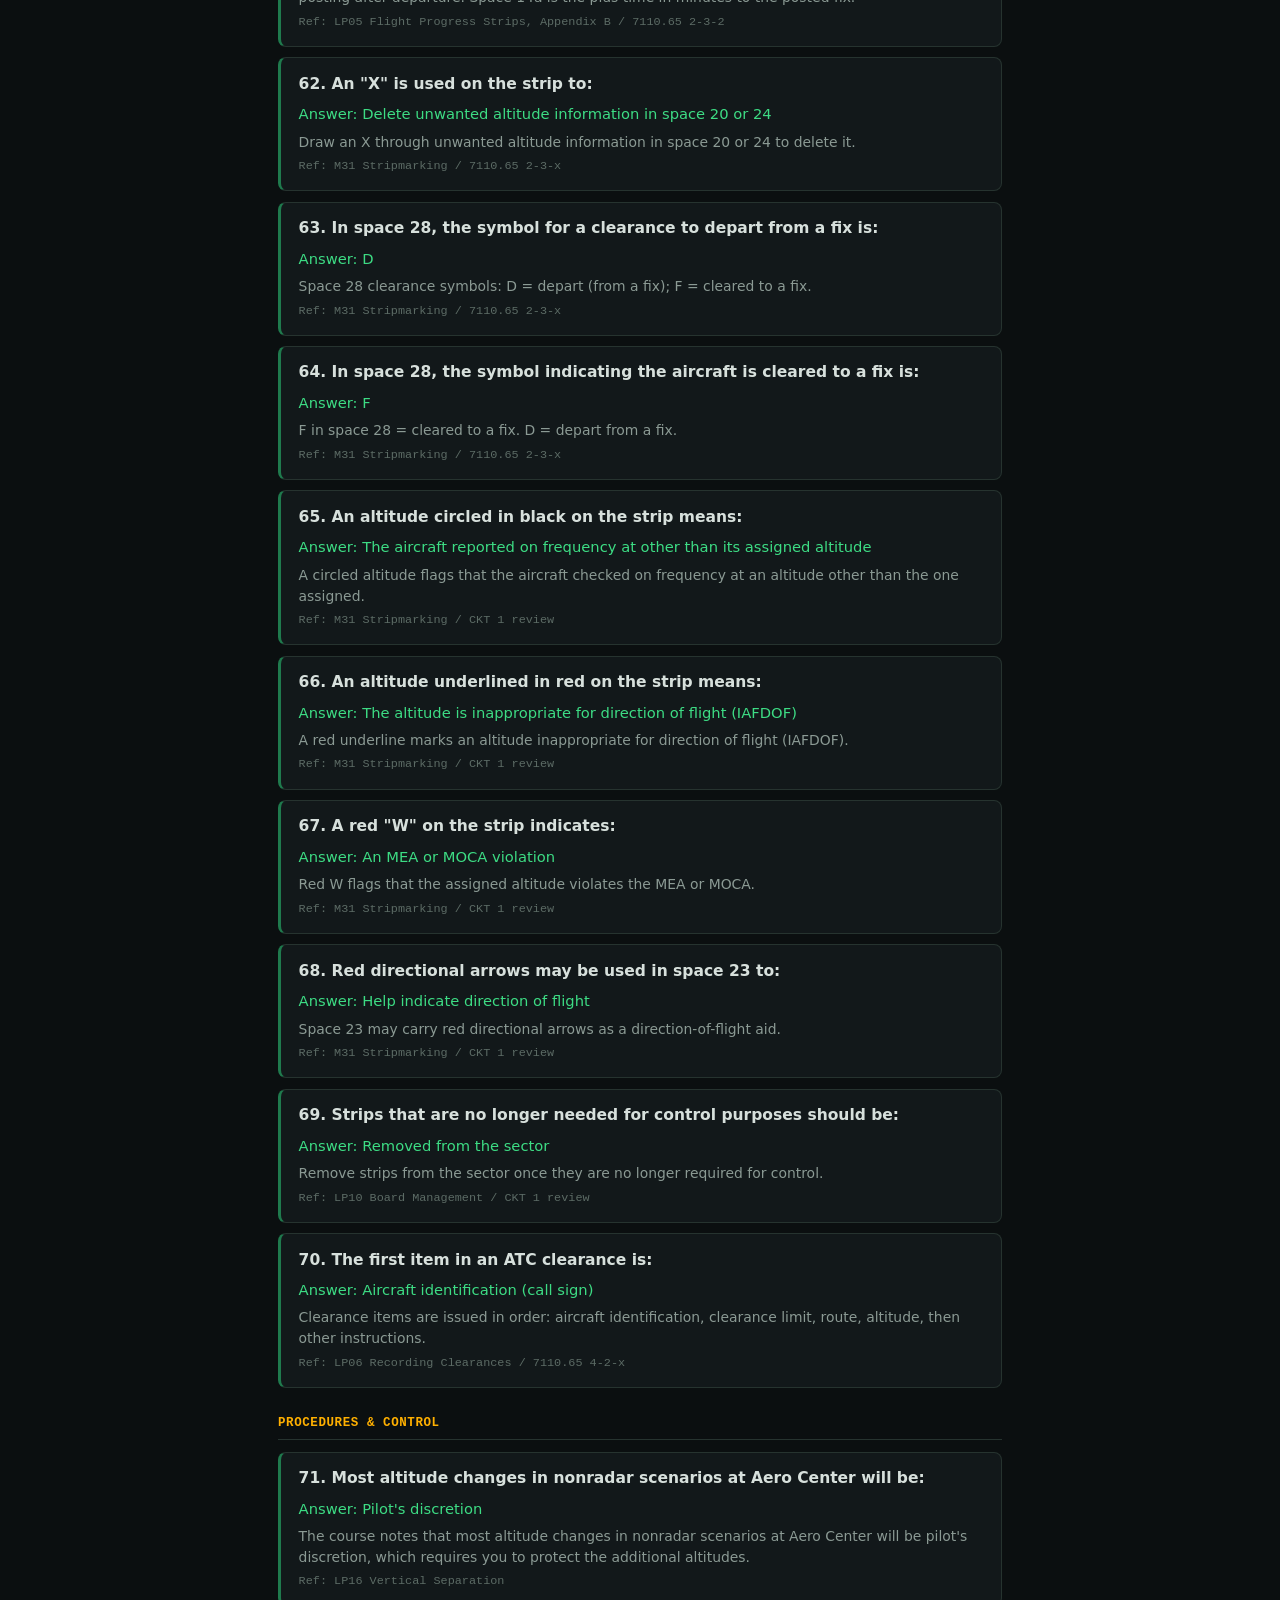
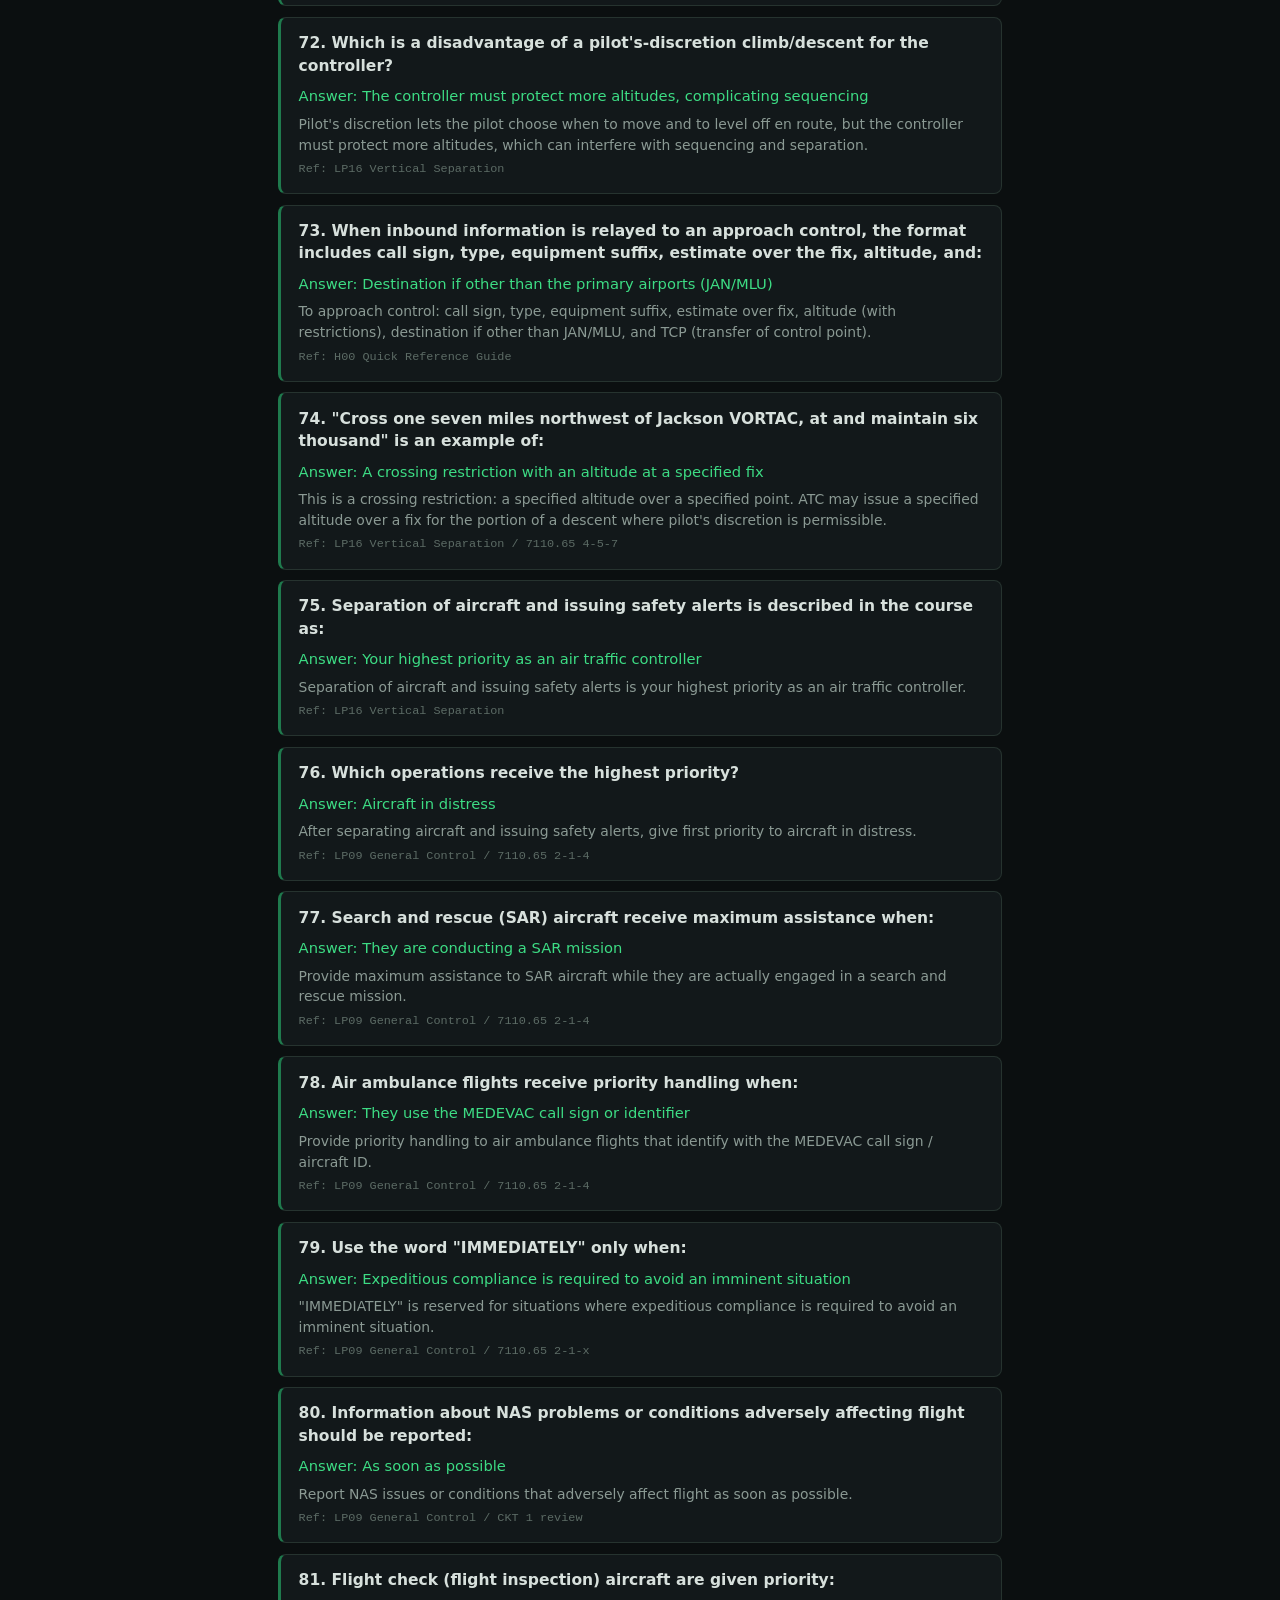
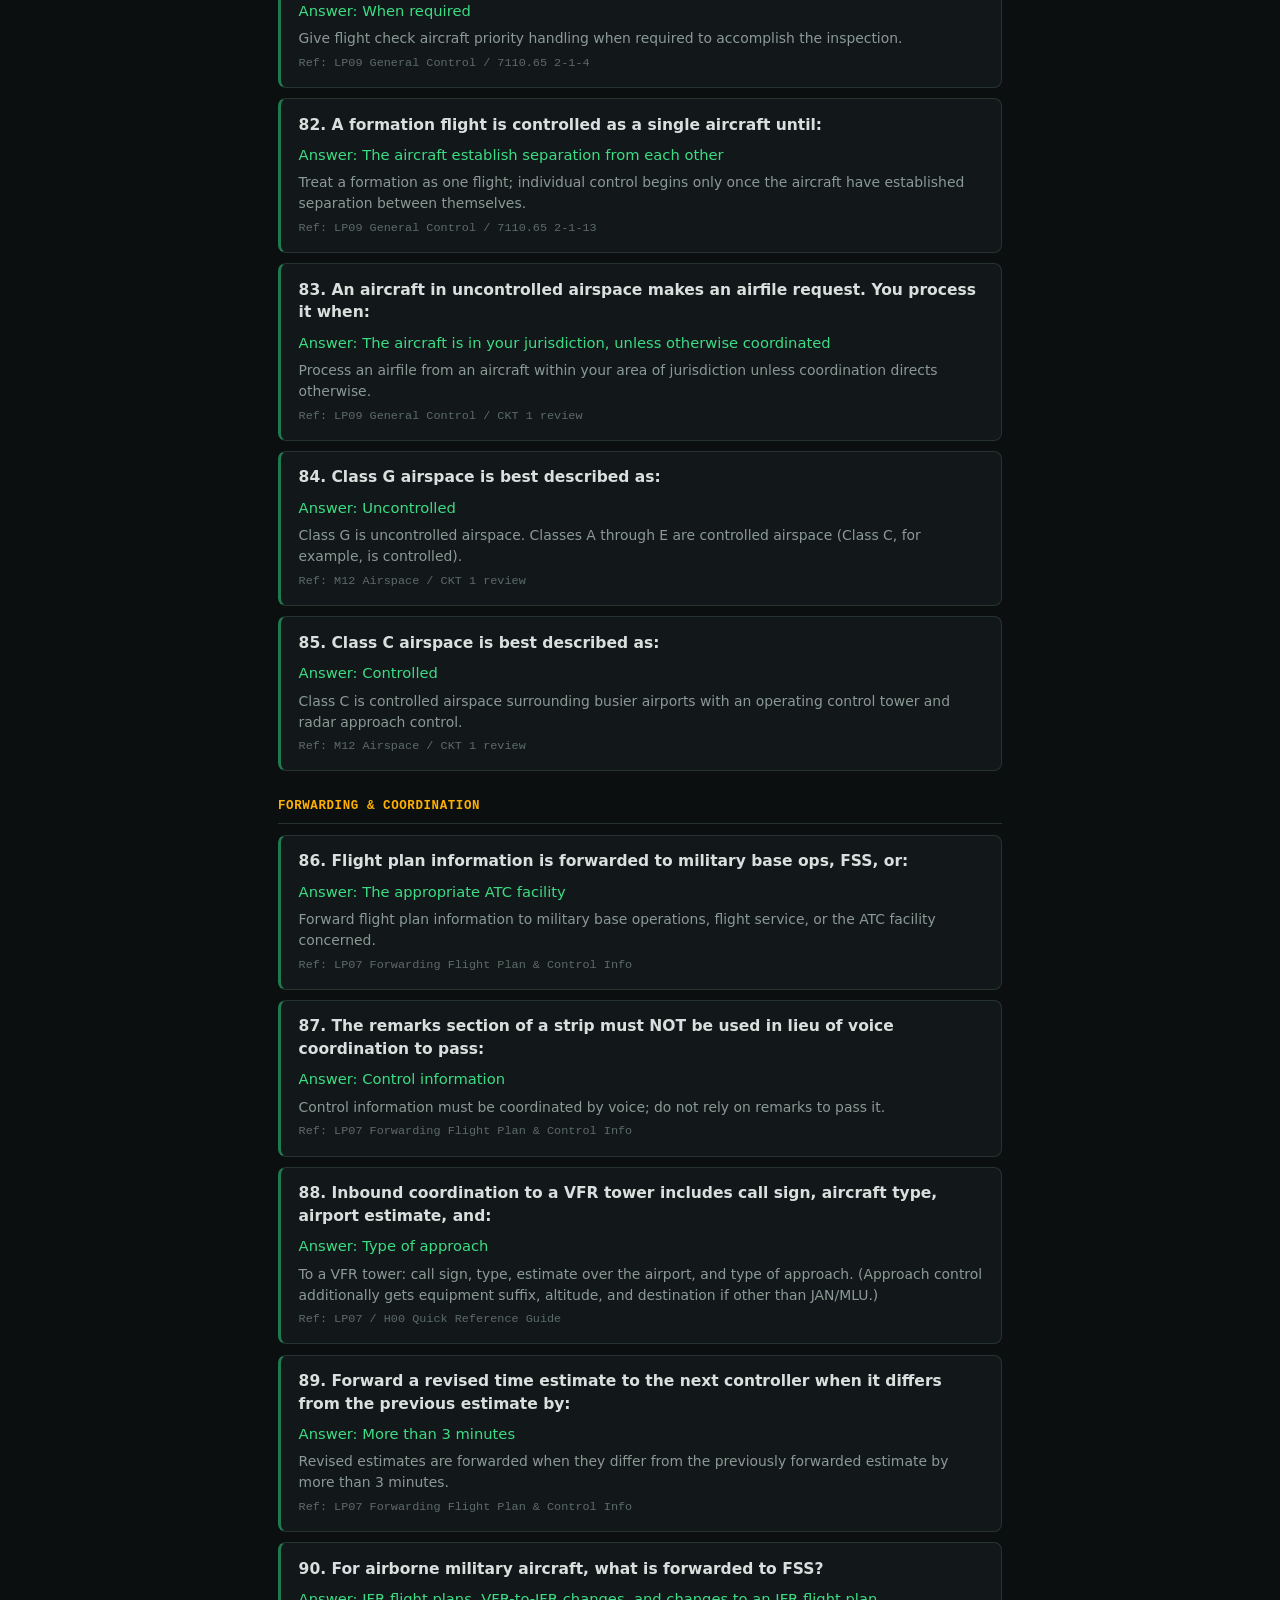
<file: study-guide.html>
<!DOCTYPE html>
<html lang="en">
<head>
  <meta charset="UTF-8" />
  <meta name="viewport" content="width=device-width, initial-scale=1.0" />
  <title>CKT 1 Study Guide — ZAE Aero Center</title>
  <link rel="stylesheet" href="assets/css/main.css?v=20260924q" />
  <link rel="stylesheet" href="assets/css/quiz.css?v=20260924q" />
  <link rel="stylesheet" href="assets/css/study.css?v=20260924q" />
</head>
<body>
  <div class="scanlines" aria-hidden="true"></div>

  <header class="site-header">
    <div class="brand">
      <span class="brand-badge">ZAE</span>
      <div class="brand-text">
        <h1>Aero Center ARTCC</h1>
        <p>En Route Non-Radar &mdash; CKT 1 Study Guide</p>
      </div>
    </div>
    <div class="header-meta">
      <span class="meta-line" id="zulu-clock">--:--:--Z</span>
      <span class="meta-line meta-dim">INITIAL EN ROUTE QUALIFICATION</span>
    </div>
  </header>

  <main class="quiz-main">
    <a class="back-link" href="study.html">&larr; Back to Study Guides</a>
    <h2 class="page-title">CKT 1 Study Guide</h2>
    <div class="sg-tabs" role="tablist">
      <button type="button" class="tab tab-active" data-panel="guide">Study Guide</button>
      <button type="button" class="tab" data-panel="quiz">CKT 1 Quiz</button>
    </div>
    <div id="guide" class="sg-panel"></div>
    <div id="quiz" class="sg-panel" hidden></div>
  </main>

  <footer class="site-footer">
    <span>Aero Center (ZAE) &middot; CKT 1 Study Guide &middot; Course 50148001</span>
    <span class="meta-dim">Training use only</span>
  </footer>

  <script src="assets/js/main.js?v=20260924q"></script>
  <script src="assets/data/quiz.js?v=20260924q"></script>
  <script src="assets/js/study-guide.js?v=20260924q"></script>
  <script src="assets/js/quiz.js?v=20260924q"></script>
  <script>
    (function () {
      var tabs = document.querySelectorAll(".sg-tabs .tab");
      tabs.forEach(function (t) {
        t.addEventListener("click", function () {
          tabs.forEach(function (o) { o.classList.toggle("tab-active", o === t); });
          document.querySelectorAll(".sg-panel").forEach(function (p) { p.hidden = p.id !== t.dataset.panel; });
        });
      });
    })();
  </script>
</body>
</html>
</file>
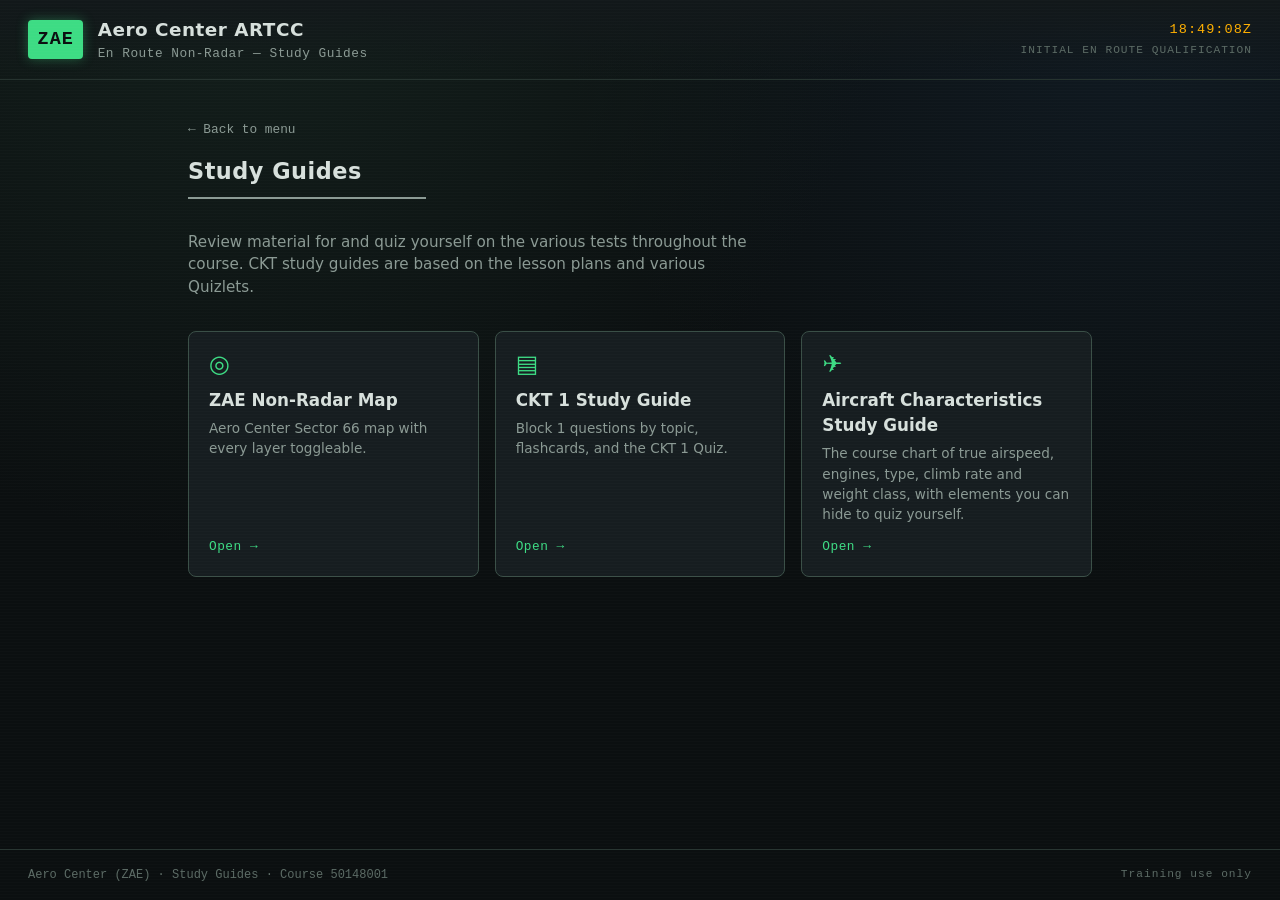
<file: study.html>
<!DOCTYPE html>
<html lang="en">
<head>
  <meta charset="UTF-8" />
  <meta name="viewport" content="width=device-width, initial-scale=1.0" />
  <title>Study Guides — ZAE Aero Center</title>
  <link rel="stylesheet" href="assets/css/main.css?v=20260924q" />
  <link rel="stylesheet" href="assets/css/quiz.css?v=20260924q" />
</head>
<body>
  <div class="scanlines" aria-hidden="true"></div>

  <header class="site-header">
    <div class="brand">
      <span class="brand-badge">ZAE</span>
      <div class="brand-text">
        <h1>Aero Center ARTCC</h1>
        <p>En Route Non-Radar &mdash; Study Guides</p>
      </div>
    </div>
    <div class="header-meta">
      <span class="meta-line" id="zulu-clock">--:--:--Z</span>
      <span class="meta-line meta-dim">INITIAL EN ROUTE QUALIFICATION</span>
    </div>
  </header>

  <main class="menu">
    <div class="menu-intro">
      <a class="back-link" href="index.html">&larr; Back to menu</a>
      <h2>Study Guides</h2>
      <p>Review material for and quiz yourself on the various tests throughout the course. CKT study guides are based on the lesson plans and various Quizlets.</p>
    </div>

    <nav class="menu-grid" aria-label="Study guide modules">
      <a class="menu-card menu-card--active" href="map.html">
        <div class="menu-card__icon" aria-hidden="true">◎</div>
        <div class="menu-card__body">
          <h3>ZAE Non-Radar Map</h3>
          <p>Aero Center Sector 66 map with every layer toggleable.</p>
        </div>
        <span class="menu-card__cta">Open &rarr;</span>
      </a>

      <a class="menu-card menu-card--active" href="study-guide.html">
        <div class="menu-card__icon" aria-hidden="true">▤</div>
        <div class="menu-card__body">
          <h3>CKT 1 Study Guide</h3>
          <p>Block 1 questions by topic, flashcards, and the CKT 1 Quiz.</p>
        </div>
        <span class="menu-card__cta">Open &rarr;</span>
      </a>

      <a class="menu-card menu-card--active" href="aircraft.html">
        <div class="menu-card__icon" aria-hidden="true">✈</div>
        <div class="menu-card__body">
          <h3>Aircraft Characteristics Study Guide</h3>
          <p>The course chart of true airspeed, engines, type, climb rate and weight class, with elements you can hide to quiz yourself.</p>
        </div>
        <span class="menu-card__cta">Open &rarr;</span>
      </a>
    </nav>
  </main>

  <footer class="site-footer">
    <span>Aero Center (ZAE) &middot; Study Guides &middot; Course 50148001</span>
    <span class="meta-dim">Training use only</span>
  </footer>

  <script src="assets/js/main.js?v=20260924q"></script>
</body>
</html>
</file>
<file: assets/css/main.css>
:root {
  --bg: #0b0f10;
  --bg-panel: #12181a;
  --bg-card: #161d20;
  --bg-card-hover: #1c2529;
  --border: #26332f;
  --border-bright: #3a4f47;
  --text: #d7e0dc;
  --text-dim: #8b9a94;
  --text-faint: #5c6b65;
  --amber: #ffb000;
  --green: #3ddc84;
  --green-dim: #1f7a4d;
  --danger: #e0574a;
  --mono: "SFMono-Regular", "Consolas", "Liberation Mono", "Menlo", monospace;
  --sans: "Segoe UI", system-ui, -apple-system, sans-serif;
}

* { box-sizing: border-box; }

html, body {
  margin: 0;
  min-height: 100%;
}

body {
  background:
    radial-gradient(circle at 20% -10%, #14211d 0%, transparent 45%),
    radial-gradient(circle at 90% 0%, #101a22 0%, transparent 40%),
    var(--bg);
  color: var(--text);
  font-family: var(--sans);
  display: flex;
  flex-direction: column;
  min-height: 100vh;
  line-height: 1.5;
}

/* Subtle CRT-style scanline overlay */
.scanlines {
  position: fixed;
  inset: 0;
  pointer-events: none;
  background: repeating-linear-gradient(
    to bottom,
    rgba(255, 255, 255, 0.015) 0px,
    rgba(255, 255, 255, 0.015) 1px,
    transparent 1px,
    transparent 3px
  );
  z-index: 100;
}

/* ---------- Header ---------- */
.site-header {
  display: flex;
  justify-content: space-between;
  align-items: center;
  gap: 1rem;
  padding: 1rem 1.75rem;
  border-bottom: 1px solid var(--border);
  background: linear-gradient(180deg, var(--bg-panel), transparent);
  flex-wrap: wrap;
}

.brand {
  display: flex;
  align-items: center;
  gap: 0.9rem;
}

.brand-badge {
  font-family: var(--mono);
  font-weight: 700;
  font-size: 1.15rem;
  letter-spacing: 1px;
  color: var(--bg);
  background: var(--green);
  padding: 0.35rem 0.6rem;
  border-radius: 4px;
  box-shadow: 0 0 12px rgba(61, 220, 132, 0.35);
}

.brand-text h1 {
  margin: 0;
  font-size: 1.15rem;
  letter-spacing: 0.5px;
}

.brand-text p {
  margin: 0;
  font-size: 0.8rem;
  color: var(--text-dim);
  font-family: var(--mono);
  letter-spacing: 0.5px;
}

.header-meta {
  display: flex;
  flex-direction: column;
  align-items: flex-end;
  gap: 0.15rem;
}

.meta-line {
  font-family: var(--mono);
  font-size: 0.85rem;
  color: var(--amber);
  letter-spacing: 1px;
}

.meta-dim {
  color: var(--text-faint);
  font-size: 0.7rem;
  letter-spacing: 1px;
}

/* ---------- Menu ---------- */
.menu {
  flex: 1;
  width: 100%;
  max-width: 960px;
  margin: 0 auto;
  padding: 2.5rem 1.75rem;
}

.menu-intro .back-link { display: block; margin-bottom: 1rem; }

.menu-intro h2 {
  display: inline-block;
  margin: 0 0 2rem;
  padding: 0 4rem 0.5rem 0;
  font-size: 1.4rem;
  letter-spacing: 0.5px;
  border-bottom: 2px solid var(--text-dim);
}

.menu-intro p {
  margin: 0 0 2rem;
  color: var(--text-dim);
  max-width: 60ch;
  font-size: 0.95rem;
}

.menu-intro strong { color: var(--text); }

.menu-grid {
  display: grid;
  grid-template-columns: repeat(auto-fill, minmax(280px, 1fr));
  gap: 1rem;
}

.menu-card {
  display: flex;
  flex-direction: column;
  gap: 0.75rem;
  padding: 1.25rem;
  background: var(--bg-card);
  border: 1px solid var(--border);
  border-radius: 8px;
  text-decoration: none;
  color: inherit;
  position: relative;
  transition: border-color 0.15s, background 0.15s, transform 0.15s;
  min-height: 150px;
}

.menu-card__icon {
  font-size: 1.5rem;
  color: var(--green);
  line-height: 1;
}

.menu-card__body h3 {
  margin: 0 0 0.3rem;
  font-size: 1.05rem;
}

.menu-card__body p {
  margin: 0;
  font-size: 0.85rem;
  color: var(--text-dim);
}

.menu-card__cta {
  margin-top: auto;
  font-family: var(--mono);
  font-size: 0.8rem;
  letter-spacing: 0.5px;
  color: var(--text-faint);
}

/* Active card */
.menu-card--active {
  border-color: var(--border-bright);
}

.menu-card--active:hover,
.menu-card--active:focus-visible {
  background: var(--bg-card-hover);
  border-color: var(--green);
  transform: translateY(-2px);
  outline: none;
}

.menu-card--active .menu-card__cta {
  color: var(--green);
}

/* Coming soon cards */
.menu-card--soon {
  opacity: 0.55;
  cursor: not-allowed;
}

.menu-card--soon .menu-card__icon { color: var(--text-faint); }

/* ---------- Footer ---------- */
.site-footer {
  display: flex;
  justify-content: space-between;
  gap: 1rem;
  padding: 1rem 1.75rem;
  border-top: 1px solid var(--border);
  font-family: var(--mono);
  font-size: 0.75rem;
  color: var(--text-faint);
  flex-wrap: wrap;
}

@media (max-width: 520px) {
  .site-header { justify-content: center; text-align: center; }
  .header-meta { align-items: center; }
}
</file>
<file: assets/css/quiz.css>
/* CKT 1 Quiz + Study Guide pages */

.quiz-main {
  flex: 1;
  width: 100%;
  max-width: 780px;
  margin: 0 auto;
  padding: 1.75rem;
}

.back-link {
  display: inline-block;
  font-family: var(--mono);
  font-size: 0.8rem;
  color: var(--text-dim);
  text-decoration: none;
  margin-bottom: 1rem;
}
.back-link:hover { color: var(--green); }

.page-title { margin: 0 0 0.25rem; font-size: 1.35rem; }
.page-sub { margin: 0 0 1.5rem; color: var(--text-dim); font-size: 0.9rem; line-height: 1.5; }

/* ---------- Cards ---------- */
.quiz-card {
  background: var(--bg-panel);
  border: 1px solid var(--border);
  border-radius: 10px;
  padding: 1.4rem 1.5rem;
}
.quiz-card__title {
  margin: 0 0 1.1rem;
  font-size: 1.05rem;
}

.quiz-field {
  display: flex;
  flex-direction: column;
  gap: 0.35rem;
  margin-bottom: 1.1rem;
}
.quiz-field label {
  font-family: var(--mono);
  font-size: 0.7rem;
  letter-spacing: 0.5px;
  text-transform: uppercase;
  color: var(--text-dim);
}
.quiz-field select {
  background: var(--bg-card);
  color: var(--text);
  border: 1px solid var(--border-bright);
  border-radius: 6px;
  padding: 0.55rem 0.7rem;
  font-family: var(--mono);
  font-size: 0.92rem;
}

.btn {
  background: var(--green);
  color: #06210f;
  border: none;
  border-radius: 6px;
  padding: 0.6rem 1.3rem;
  font-weight: 700;
  font-size: 0.92rem;
  cursor: pointer;
  font-family: var(--sans);
  transition: filter 0.15s, transform 0.1s;
}
.btn:hover { filter: brightness(1.08); }
.btn:active { transform: translateY(1px); }
.btn-ghost {
  background: transparent;
  color: var(--text-dim);
  border: 1px solid var(--border-bright);
}
.btn-ghost:hover { color: var(--green); border-color: var(--green); }

.quiz-note {
  color: var(--text-faint);
  font-size: 0.82rem;
  font-family: var(--mono);
  margin: 1rem 0 0;
}

/* ---------- Progress + question header ---------- */
.quiz-progress {
  height: 5px;
  background: var(--bg-card);
  border-radius: 3px;
  overflow: hidden;
  margin-bottom: 0.9rem;
}
.quiz-progress__bar {
  height: 100%;
  background: var(--green);
  transition: width 0.25s ease;
}
.quiz-qhead {
  display: flex;
  justify-content: space-between;
  align-items: baseline;
  margin-bottom: 0.6rem;
  font-family: var(--mono);
  font-size: 0.72rem;
  letter-spacing: 0.4px;
}
.quiz-qnum { color: var(--text-dim); text-transform: uppercase; }
.quiz-qcat {
  color: var(--amber);
  background: rgba(255, 176, 0, 0.1);
  padding: 0.15rem 0.55rem;
  border-radius: 3px;
  text-transform: uppercase;
}

.quiz-question {
  margin: 0 0 1.1rem;
  font-size: 1.05rem;
  line-height: 1.45;
}

/* ---------- Choices ---------- */
.quiz-choices { display: flex; flex-direction: column; gap: 0.55rem; }
.quiz-choice {
  display: flex;
  align-items: center;
  gap: 0.75rem;
  text-align: left;
  background: var(--bg-card);
  border: 1px solid var(--border-bright);
  border-radius: 7px;
  padding: 0.7rem 0.85rem;
  color: var(--text);
  font-size: 0.92rem;
  font-family: var(--sans);
  cursor: pointer;
  transition: background 0.12s, border-color 0.12s;
}
.quiz-choice:hover:not(:disabled) {
  background: var(--bg-card-hover);
  border-color: var(--green-dim);
}
.quiz-choice:disabled { cursor: default; opacity: 0.95; }
.quiz-choice__key {
  flex: 0 0 auto;
  width: 1.6rem;
  height: 1.6rem;
  display: grid;
  place-items: center;
  border-radius: 5px;
  background: var(--bg-panel);
  border: 1px solid var(--border-bright);
  font-family: var(--mono);
  font-size: 0.8rem;
  color: var(--text-dim);
}
.quiz-choice__text { flex: 1; }
.quiz-choice.is-correct {
  border-color: var(--green);
  background: rgba(61, 220, 132, 0.14);
}
.quiz-choice.is-correct .quiz-choice__key {
  background: var(--green); color: #06210f; border-color: var(--green);
}
.quiz-choice.is-wrong {
  border-color: var(--danger);
  background: rgba(224, 87, 74, 0.14);
}
.quiz-choice.is-wrong .quiz-choice__key {
  background: var(--danger); color: #2a0b08; border-color: var(--danger);
}

.quiz-kbd-hint {
  margin: 0.9rem 0 0;
  font-family: var(--mono);
  font-size: 0.72rem;
  color: var(--text-faint);
  text-align: center;
}

/* ---------- Feedback ---------- */
.quiz-feedback {
  margin-top: 1.1rem;
  padding: 0.95rem 1.05rem;
  border-radius: 8px;
  border: 1px solid var(--border);
  background: var(--bg-card);
}
.quiz-feedback__tag {
  font-family: var(--mono);
  font-size: 0.72rem;
  font-weight: 700;
  letter-spacing: 0.6px;
  text-transform: uppercase;
  margin-bottom: 0.4rem;
}
.quiz-feedback.ok .quiz-feedback__tag { color: var(--green); }
.quiz-feedback.no .quiz-feedback__tag { color: var(--danger); }
.quiz-feedback__explain { margin: 0 0 0.5rem; font-size: 0.9rem; line-height: 1.5; }
.quiz-feedback__ref {
  margin: 0 0 0.8rem;
  font-family: var(--mono);
  font-size: 0.74rem;
  color: var(--text-faint);
}
.quiz-feedback .btn { margin-top: 0.2rem; }

/* ---------- Results ---------- */
.quiz-score {
  display: flex;
  align-items: baseline;
  gap: 0.9rem;
  margin-bottom: 0.4rem;
}
.quiz-score__pct { font-size: 2.4rem; font-weight: 800; font-family: var(--mono); }
.quiz-score__pct.pass { color: var(--green); }
.quiz-score__pct.fail { color: var(--amber); }
.quiz-score__frac { color: var(--text-dim); font-size: 0.9rem; }

.quiz-review__title {
  margin: 1.3rem 0 0.6rem;
  font-size: 0.82rem;
  font-family: var(--mono);
  text-transform: uppercase;
  letter-spacing: 0.5px;
  color: var(--text-dim);
  border-top: 1px solid var(--border);
  padding-top: 1rem;
}
.quiz-review {
  padding: 0.75rem 0.9rem;
  margin-bottom: 0.6rem;
  border: 1px solid var(--border);
  border-left: 3px solid var(--danger);
  border-radius: 6px;
  background: var(--bg-card);
}
.quiz-review__q { margin: 0 0 0.4rem; font-size: 0.9rem; font-weight: 600; }
.quiz-review__ans { margin: 0 0 0.35rem; font-size: 0.88rem; color: var(--green); }
.quiz-review__explain { margin: 0 0 0.35rem; font-size: 0.85rem; color: var(--text-dim); line-height: 1.5; }

.quiz-actions { display: flex; gap: 0.7rem; margin-top: 1.2rem; flex-wrap: wrap; }

@media (max-width: 640px) {
  .quiz-main { padding: 1.1rem; }
  .quiz-score__pct { font-size: 2rem; }
}

/* inline links inside page intros pick up the theme green */
.page-sub a { color: var(--green); text-decoration: none; border-bottom: 1px solid var(--green-dim); }
.page-sub a:hover { border-bottom-color: var(--green); }
</file>
<file: assets/css/aircraft.css>
/* Aircraft Characteristics Study Guide — the chart renders on a white ground like the printed handout */

.ac-main { flex: 1; width: 100%; max-width: 1500px; margin: 0 auto; padding: 1.25rem 1.5rem 2rem; }
.ac-main .back-link { display: block; }
.ac-toolbar { display: flex; flex-wrap: wrap; align-items: baseline; gap: 0.75rem 1.5rem; margin-bottom: 1rem; }
.ac-toolbar h2 { margin: 0; font-size: 1.3rem; }
.ac-toolbar .hint { color: var(--text-dim); font-size: 0.85rem; }

.ac-controls { background: var(--bg-panel); border: 1px solid var(--border); border-radius: 8px; padding: 0.8rem 1rem; margin-bottom: 1rem; }
.ac-toggle-actions { display: flex; gap: 0.5rem; margin-bottom: 0.6rem; }
.ac-toggle-actions .btn { padding: 0.3rem 0.8rem; font-size: 0.78rem; }
.ac-toggles { display: grid; grid-template-columns: repeat(auto-fill, minmax(190px, 1fr)); gap: 0.35rem 1rem; }
.ac-toggles .toggle { display: flex; align-items: center; gap: 0.45rem; font-family: var(--mono); font-size: 0.78rem; color: var(--text-dim); cursor: pointer; user-select: none; }
.ac-toggles .toggle input { accent-color: var(--green); }

.ac-frame { background: #fff; color: #111; border: 1px solid var(--border-bright); border-radius: 8px; padding: 14px; overflow-x: auto; }
.ac-chart { display: flex; align-items: flex-start; gap: 0; min-width: max-content; font-family: "Calibri", "Carlito", var(--sans); }
.ac-col { width: 122px; flex: none; border-left: 1px solid #444; }
.ac-col:last-child { border-right: 1px solid #444; }
.ac-head { border-top: 1px solid #444; border-bottom: 1px solid #444; padding: 0.35rem 0.2rem 0.3rem; text-align: center; line-height: 1.15; cursor: default; }
.ac-head-tas { font-size: 1.55rem; }
.ac-head-row { font-size: 1.4rem; display: flex; justify-content: center; gap: 0.32em; }
.ac-split { border-top: 3px solid #111; }
.ac-cell { border-bottom: 1px solid #444; padding: 0.2rem 0.2rem 0.25rem; text-align: center; line-height: 1.1; cursor: default; }
.ac-cell-top { display: flex; justify-content: center; gap: 0.45em; font-size: 0.7rem; min-height: 0.85rem; white-space: nowrap; }
.ac-actas.is-empty { display: none; }
.ac-des { font-size: 1.55rem; margin: 0.1rem 0 0.15rem; letter-spacing: 0.01em; }
.ac-model { font-size: 0.62rem; letter-spacing: -0.01em; white-space: nowrap; overflow: hidden; text-overflow: ellipsis; }

/* a hidden element keeps its space; clicking the box peeks at it */
.ac-f.is-hidden { visibility: hidden; }
.is-peek .ac-f.is-hidden { visibility: visible; color: #1f7a4d; }
.ac-cell:has(.ac-f.is-hidden), .ac-head:has(.ac-f.is-hidden) { cursor: pointer; }

.ac-legend { margin-top: 1rem; background: var(--bg-panel); border: 1px solid var(--border); border-radius: 8px; padding: 0.9rem 1.1rem; }
.ac-legend-example { display: flex; flex-wrap: wrap; gap: 1.25rem 2rem; align-items: flex-start; }
.ac-col-example { background: #fff; color: #111; border-right: 1px solid #444; border-radius: 4px; font-family: "Calibri", "Carlito", var(--sans); }
.ac-legend-keys { margin: 0; display: grid; grid-template-columns: max-content 1fr; gap: 0.3rem 1rem; font-size: 0.85rem; align-content: start; }
.ac-legend-keys dt { font-family: var(--mono); font-size: 0.75rem; color: var(--amber); text-transform: uppercase; letter-spacing: 0.4px; }
.ac-legend-keys dd { margin: 0; color: var(--text-dim); }
.ac-notes { margin: 0.9rem 0 0; padding-left: 1.2rem; color: var(--text-dim); font-size: 0.85rem; }
.ac-source { margin: 0.6rem 0 0; font-family: var(--mono); font-size: 0.72rem; color: var(--text-faint); }

@media (max-width: 640px) { .ac-main { padding: 1rem; } .ac-col { width: 108px; } }
</file>
<file: assets/css/map.css>
/* Facility map page — the chart itself renders on a white ground like a real map */

.map-main {
  flex: 1;
  width: 100%;
  max-width: 1500px;
  margin: 0 auto;
  padding: 1.25rem 1.5rem 2rem;
}

.map-toolbar {
  display: flex;
  flex-wrap: wrap;
  align-items: baseline;
  gap: 0.75rem 1.5rem;
  margin-bottom: 1rem;
}
.map-toolbar h2 { margin: 0; font-size: 1.3rem; }
.map-toolbar .hint { color: var(--text-dim); font-size: 0.85rem; }

.map-controls {
  background: var(--bg-panel);
  border: 1px solid var(--border);
  border-radius: 8px;
  padding: 0.8rem 1rem;
  margin-bottom: 1rem;
}
.map-toggle-actions { display: flex; gap: 0.5rem; margin-bottom: 0.6rem; }
.map-toggle-actions .btn { padding: 0.3rem 0.8rem; font-size: 0.78rem; }
.map-toggles {
  display: grid;
  grid-template-columns: repeat(auto-fill, minmax(150px, 1fr));
  gap: 0.35rem 1rem;
}
.map-toggles .toggle {
  display: flex; align-items: center; gap: 0.45rem;
  font-family: var(--mono); font-size: 0.78rem; color: var(--text-dim);
  cursor: pointer; user-select: none;
}
.map-toggles .toggle input { accent-color: var(--green); }

.map-frame {
  background: #ffffff;
  border: 1px solid var(--border-bright);
  border-radius: 8px;
  padding: 8px;
  overflow-x: auto;
}
.zae-map { width: 100%; height: auto; display: block; min-width: 900px; }

/* airways */
.vic { fill: none; stroke: #1247d6; stroke-width: 1.6; }
.jet { fill: none; stroke: #b8b8b8; stroke-width: 6; stroke-linecap: round; }

/* NAVAID symbols */
.vor { fill: #fff; stroke: #000; stroke-width: 1.3; }
.vor-tab { fill: #000; stroke: none; }
.vor-in { fill: #000; stroke: none; }
.vordme { fill: #fff; stroke: #000; stroke-width: 1.3; }
.ndb { fill: none; stroke: #2b7a2b; stroke-width: 1; }
.ndb-dot { fill: #2b7a2b; }

/* MRA flag */
.flagpole { stroke: #000; stroke-width: 1.2; }
.flag { fill: #000; stroke: none; }

/* HEZ radial line to VKS */
.thinline { stroke: #1247d6; stroke-width: 0.9; }

/* holding patterns / shaded areas */
.hold { fill: #d9d9d9; stroke: #bdbdbd; stroke-width: 0.6; opacity: 0.9; }

/* fixes: compulsory = filled, non-compulsory = open triangle */
.fix-c { fill: #000; stroke: #000; }
.fix-nc { fill: #fff; stroke: #000; stroke-width: 1.4; }

/* airports */
.apt { fill: none; stroke: #2b7a2b; stroke-width: 1.3; }
.apt-t { stroke: #2b7a2b; stroke-width: 1.3; }

/* mileage boxes (route mileages) */
.milebox { fill: #fff; stroke: #000; stroke-width: 1; }
.milebox-t { font: 700 11px "Consolas", monospace; text-anchor: middle; fill: #000; }

/* boundary diamonds */
.diamond { fill: #fff; stroke: #000; stroke-width: 1.2; }
.diamond-t { font: 700 11px "Consolas", monospace; text-anchor: middle; fill: #000; }

/* radial ticks */
.radial { font: 8px "Consolas", monospace; text-anchor: middle; fill: #333; }

/* airway + MEA labels */
.awy { font: italic 700 12px "Segoe UI", sans-serif; text-anchor: middle; fill: #1247d6; }
.mea { font: 11px "Consolas", monospace; text-anchor: middle; fill: #1247d6; }

/* node names */
.nname { font: 700 13px "Segoe UI", sans-serif; fill: #000; }
.nname-sm { font: 600 10px "Segoe UI", sans-serif; fill: #000; }

/* jet route labels */
.jetlbl { font: italic 700 12px "Segoe UI", sans-serif; text-anchor: middle; fill: #6b6b6b; }

/* exits */
.exit-lbl { font: italic 700 12px "Segoe UI", sans-serif; text-anchor: middle; fill: #555; }

/* notes */
.note-sm { font: 9px "Consolas", monospace; fill: #a00; }

/* MOAs */
.moa { fill: none; stroke: #d40000; stroke-width: 2; stroke-dasharray: 2 5; stroke-linecap: round; }
.moa-lbl { font: 700 10px "Segoe UI", sans-serif; text-anchor: middle; fill: #a00; }
.moa-sub { font: 8px "Segoe UI", sans-serif; text-anchor: middle; fill: #a00; }

/* boundaries */
.bnd-apch { fill: none; stroke: #2b7a2b; stroke-width: 1.4; stroke-dasharray: 10 4 2 4; }
.bnd-artcc { fill: none; stroke: #000; stroke-width: 2; }
.bnd-sector { fill: none; stroke: #000; stroke-width: 1; stroke-dasharray: 7 5; }

/* sector legend */
.sec-num { font: 800 17px "Segoe UI", sans-serif; fill: #000; }
.sec-name { font: 600 14px "Segoe UI", sans-serif; fill: #000; }
.sec-freq { font: 13px "Consolas", monospace; fill: #000; }
.sec-name-sm { font: 700 11px "Segoe UI", sans-serif; fill: #000; }
.sec-freq-sm { font: 10px "Consolas", monospace; fill: #000; }

/* MIA chart */
.mia-box { fill: #fff; stroke: #000; stroke-width: 1.4; }
.mia-title { font: 800 18px "Segoe UI", sans-serif; fill: #000; }
.mia-val { font: 800 16px "Segoe UI", sans-serif; text-anchor: middle; fill: #1a1acc; }
.mia-line { stroke: #000; stroke-width: 1; }
.mia-nn { font: 600 12px "Segoe UI", sans-serif; fill: #000; }
.mia-awy { font: 10px "Segoe UI", sans-serif; text-anchor: middle; fill: #000; }

/* legend */
.map-legend {
  display: flex; flex-wrap: wrap; gap: 0.6rem 1.5rem;
  margin-top: 1rem; padding: 0.9rem 1.1rem;
  background: var(--bg-panel); border: 1px solid var(--border); border-radius: 8px;
  font-size: 0.8rem; color: var(--text-dim);
}
.map-legend .li { display: flex; align-items: center; gap: 0.45rem; }
.map-legend svg { flex: none; }
.map-legend b { color: var(--text); font-weight: 600; }
</file>
<file: assets/css/strips.css>
/* Flight strip page + authentic green nonradar strip rendering */

.strips-main {
  flex: 1;
  width: 100%;
  max-width: 1180px;
  margin: 0 auto;
  padding: 1.75rem;
}

.back-link {
  display: inline-block;
  font-family: var(--mono);
  font-size: 0.8rem;
  color: var(--text-dim);
  text-decoration: none;
  margin-bottom: 1rem;
}
.back-link:hover { color: var(--green); }

.page-title { margin: 0 0 0.25rem; font-size: 1.35rem; }
.page-sub { margin: 0 0 1.5rem; color: var(--text-dim); font-size: 0.9rem; }

/* ---------- Controls ---------- */
.controls {
  display: flex;
  flex-wrap: wrap;
  align-items: flex-end;
  gap: 1rem;
  padding: 1rem 1.25rem;
  background: var(--bg-panel);
  border: 1px solid var(--border);
  border-radius: 8px;
  margin-bottom: 1.5rem;
}

.control {
  display: flex;
  flex-direction: column;
  gap: 0.3rem;
}
.control label {
  font-family: var(--mono);
  font-size: 0.68rem;
  letter-spacing: 0.5px;
  color: var(--text-dim);
  text-transform: uppercase;
}
.control select,
.control input[type="number"] {
  background: var(--bg-card);
  color: var(--text);
  border: 1px solid var(--border-bright);
  border-radius: 5px;
  padding: 0.45rem 0.6rem;
  font-family: var(--mono);
  font-size: 0.9rem;
  min-width: 8.5rem;
}
.control input[type="number"] { min-width: 5rem; }

.btn {
  background: var(--green);
  color: #06210f;
  border: none;
  border-radius: 5px;
  padding: 0.55rem 1.2rem;
  font-weight: 700;
  font-size: 0.9rem;
  cursor: pointer;
  font-family: var(--sans);
  transition: filter 0.15s, transform 0.1s;
}
.btn:hover { filter: brightness(1.08); }
.btn:active { transform: translateY(1px); }

.btn-ghost {
  background: transparent;
  color: var(--text-dim);
  border: 1px solid var(--border-bright);
}
.btn-ghost:hover { color: var(--green); border-color: var(--green); }

.toggles { display: flex; gap: 1rem; align-items: center; margin-left: auto; }
.toggle {
  display: flex; align-items: center; gap: 0.4rem;
  font-family: var(--mono); font-size: 0.75rem; color: var(--text-dim);
  cursor: pointer; user-select: none;
}
.toggle input { accent-color: var(--green); }

/* ---------- Strip output ---------- */
#output { display: flex; flex-direction: column; gap: 1.5rem; }

.empty-state {
  text-align: center;
  color: var(--text-faint);
  font-family: var(--mono);
  font-size: 0.85rem;
  padding: 3rem 1rem;
  border: 1px dashed var(--border-bright);
  border-radius: 8px;
}

.strip-card { display: flex; flex-direction: column; gap: 0.5rem; }

.strip-tag {
  display: inline-flex;
  align-items: center;
  gap: 0.5rem;
  font-family: var(--mono);
  font-size: 0.72rem;
  letter-spacing: 0.5px;
  color: var(--text-dim);
}
.strip-tag .badge {
  background: var(--green-dim);
  color: #eafff2;
  padding: 0.12rem 0.5rem;
  border-radius: 3px;
  text-transform: uppercase;
  font-weight: 700;
}
.strip-tag .bay-badge {
  background: var(--bg-card);
  border: 1px solid var(--border-bright);
  color: var(--amber);
  padding: 0.1rem 0.45rem;
  border-radius: 3px;
  text-transform: uppercase;
  letter-spacing: 0.5px;
}

/* FPS2000-style paper flight progress strip */
.fps-strip {
  position: relative;
  width: 100%;
  aspect-ratio: 1000 / 188;
  background: #cdeeb0;              /* FPS green paper */
  color: #10240c;
  border: 1.5px solid #3f5a3a;
  box-shadow: 0 2px 8px rgba(0, 0, 0, 0.35);
  font-family: "Consolas", "SFMono-Regular", "Liberation Mono", monospace;
  /* slashed zeros where the font supports it (belt-and-suspenders: JS also substitutes) */
  font-feature-settings: "zero" 1;
  overflow: hidden;
  container-type: inline-size; /* enables cqw text sizing below */
}
.fps-grid { position: absolute; inset: 0; width: 100%; height: 100%; pointer-events: none; }
.fps-grid line, .fps-grid rect { stroke: #4d6b48; stroke-width: 1; fill: none; vector-effect: non-scaling-stroke; }

.fps-cell {
  position: absolute;
  color: #10240c;
  line-height: 1.05;
  white-space: pre;
  overflow: hidden;
}
/* Text is sized in container-query units so it scales with the strip's width
   (1cqw = 1% of the strip). Values are the original pixel sizes at the 900px
   design width divided by 9. */
.fps-cell.aid { font-weight: 700; font-size: 2.55cqw; letter-spacing: 0; } /* 7-char call sign fits the 13cqw cell */
.fps-cell.type, .fps-cell.tas { font-size: 1.44cqw; }
.fps-cell.big { font-size: 1.56cqw; font-weight: 700; }
.fps-cell.mid { font-size: 1.44cqw; }
.fps-cell.sm { font-size: 1.22cqw; }
.fps-cell.arrow { font-size: 4.44cqw; font-weight: 900; text-align: right; line-height: 0.85; -webkit-text-stroke: 0.13cqw currentColor; }
.fps-cell.dir { font-size: 1.78cqw; font-weight: 700; text-align: center; line-height: 1; }
.fps-cell.pfv { display: flex; align-items: center; text-align: left; }
/* space 15 center estimate: larger hours, raised smaller minutes, lighter weight */
.fps-cell.est { font-weight: 500; }
.fps-cell.est .hh { font-size: 2.67cqw; }
.fps-cell.est .mm { font-size: 1.78cqw; position: relative; top: -0.9cqw; margin-left: 0.1cqw; }
.fps-cell.route { font-size: 1.33cqw; white-space: normal; line-height: 1.25; }
.fps-cell.rem { font-size: 1.22cqw; white-space: normal; line-height: 1.2; }

/* optional field-number overlay */
.fps-num {
  position: absolute;
  font-family: var(--mono);
  font-size: 0.89cqw;
  color: #b23b2e;
  transform: translate(-0.1cqw, -1cqw);
  pointer-events: none;
  opacity: 0.8;
}

/* editable (blank template) mode */
.fps-strip.editable .fps-cell {
  outline: none;
  cursor: text;
}
.fps-strip.editable .fps-cell:focus { background: rgba(80, 150, 255, 0.14); }
.fps-strip.editable .fps-cell:empty::before {
  content: "";
}

@media print {
  body { background: #fff; }
  .site-header, .site-footer, .controls, .back-link, .page-title, .page-sub,
  .reveal-row, .answer-key, .strip-tag, .scanlines { display: none !important; }
  .fps-strip { box-shadow: none; page-break-inside: avoid; margin-bottom: 8px; }
}

/* clamp strip width so proportions stay realistic on wide screens */
.strip-card .fps-strip { max-width: 900px; }

@media (min-width: 700px) {
  #output.small-strips .fps-strip { }
}

/* ---------- Answer key ---------- */
.reveal-row { display: flex; gap: 0.5rem; }

.answer-key {
  background: var(--bg-card);
  border: 1px solid var(--border-bright);
  border-radius: 6px;
  padding: 0.9rem 1.1rem;
  font-size: 0.85rem;
}
.answer-key h4 {
  margin: 0 0 0.6rem;
  font-size: 0.8rem;
  font-family: var(--mono);
  letter-spacing: 0.5px;
  color: var(--green);
  text-transform: uppercase;
}
.answer-key dl {
  display: grid;
  grid-template-columns: max-content 1fr;
  gap: 0.3rem 0.9rem;
  margin: 0;
}
.answer-key dt {
  font-family: var(--mono);
  font-size: 0.72rem;
  color: var(--text-dim);
  text-transform: uppercase;
  letter-spacing: 0.4px;
  white-space: nowrap;
}
.answer-key dd { margin: 0; color: var(--text); }
.answer-key .math {
  font-family: var(--mono);
  font-size: 0.8rem;
  color: var(--amber);
}
.answer-key .note {
  grid-column: 1 / -1;
  color: var(--text-dim);
  font-size: 0.78rem;
  border-top: 1px solid var(--border);
  padding-top: 0.4rem;
  margin-top: 0.2rem;
}

@media (max-width: 640px) {
  .answer-key dl { grid-template-columns: 1fr; gap: 0.15rem; }
  .answer-key dt { margin-top: 0.4rem; }
  .toggles { margin-left: 0; width: 100%; }
}

/* ---------- Bay board page chrome ---------- */
.board-hint {
  margin: 0;
  font-family: var(--mono);
  font-size: 0.74rem;
  color: var(--text-dim);
  line-height: 1.5;
}
.strip-details { display: flex; flex-direction: column; gap: 1rem; }
.empty-note {
  margin: 0;
  color: var(--text-faint);
  font-family: var(--mono);
  font-size: 0.8rem;
}

/* ---------- Stripmarking overlays (answer-key "completed" strip) ---------- */
/* Red = preplanned / warnings / coordination circles; black = issued to the pilot. */
.fps-marks {
  position: absolute;
  display: flex;
  flex-direction: column;
  align-items: flex-start;
  gap: 0.25cqw;
  padding: 0.2cqw 0.4cqw;
  font-family: "Caveat", "Segoe Print", "Chalkboard SE", "Marker Felt", "Comic Sans MS", sans-serif;
  font-size: 1.5cqw;
  line-height: 1.15;
  pointer-events: none;
  overflow: visible;
  z-index: 3;
}
.fps-marks.mk-sp20 { font-size: 1.3cqw; }
.fps-marks.mk-sp20 .mk-alt { font-size: 2cqw; }
.fps-marks.mk-sp15 { font-size: 1.45cqw; }
.fps-marks.mk-sp26 { font-size: 1.35cqw; }
.fps-marks.mk-sp23 { font-size: 2.6cqw; align-items: center; }
.fps-marks.mk-sp28 { font-size: 1.05cqw; }
.fps-marks.mk-sp19 { font-size: 1.5cqw; align-items: flex-start; justify-content: flex-end; }
.fps-marks.mk-sp12b { font-size: 1.4cqw; }
.fps-marks.mk-row { flex-direction: row; align-items: baseline; gap: 0.15cqw; }
.mk-mm { padding: 0 0.35cqw; border-radius: 50%; }
.fps-marks.mk-sp15b { font-size: 1.45cqw; }
.fps-marks.mk-sp28 .mk { white-space: normal; line-height: 1.05; }
.fps-marks.mk-sp24, .fps-marks.mk-sp12, .fps-marks.mk-sp14, .fps-marks.mk-sp18 { font-size: 1.4cqw; }
.fps-marks.mk-sp24 { align-items: flex-end; }
.mk { white-space: nowrap; font-weight: 700; padding: 0 0.3cqw; border-radius: 50%; }
.mk-red { color: #cf1f14; }
.mk-blk { color: #111; }
.mk-circ-red { border: 0.22cqw solid #cf1f14; padding: 0.05cqw 0.6cqw; }
.mk-circ-blk { border: 0.22cqw solid #111; padding: 0.05cqw 0.6cqw; }
.mk-ul-red { text-decoration: underline; text-decoration-color: #cf1f14; text-decoration-thickness: 0.25cqw; text-underline-offset: 0.2cqw; }
.mk-strike { text-decoration: line-through; text-decoration-thickness: 0.22cqw; }
.mk-corner { align-self: flex-end; margin-top: auto; }
.mk-inline { margin-left: 0.5cqw; font-size: 2cqw; }
.fps-marks.mk-bottom { justify-content: flex-end; }
.mk-big { font-size: 2.2cqw; }
.mk-alt { font-size: 2cqw; }
.mk-bar { display: block; width: 100%; border-top: 0.22cqw solid #111; margin: 0.2cqw 0 0.15cqw; }
.fps-cell.mk-hidden { visibility: hidden; }
.fps-strip.marked .fps-cell.dir { visibility: hidden; }

/* ---------- Scenario header / answer key panel ---------- */
.scenario-bar {
  display: flex; flex-wrap: wrap; align-items: center; gap: 0.6rem 1.2rem;
  padding: 0.7rem 1rem; margin: 0 0 1rem;
  background: var(--bg-panel); border: 1px solid var(--border); border-radius: 8px;
  font-family: var(--mono); font-size: 0.82rem; color: var(--text-dim);
}
.scenario-bar .code { color: var(--green); font-weight: 700; font-size: 1rem; letter-spacing: 1px; }
.scenario-bar .btn-ghost { padding: 0.3rem 0.7rem; font-size: 0.78rem; }
.scenario-bar .rules { color: var(--text-faint); font-size: 0.74rem; }
.view-toggle { display: inline-flex; border: 1px solid var(--border-bright); border-radius: 6px; overflow: hidden; }
.view-toggle .btn { border: none; border-radius: 0; padding: 0.3rem 0.7rem; font-size: 0.78rem; }
.view-toggle .btn.is-on { background: var(--green); color: #0d1211; font-weight: 700; }
/* Remote strips: typed scenario data in space 26, miles per minute in red in space 9 */
.fps-cell.fps-r26 { font-size: 1.05cqw; line-height: 1.15; white-space: pre; display: flex; flex-direction: column; justify-content: flex-start; overflow: hidden; }
.fps-cell.fps-plus23 { font-size: 1.44cqw; font-weight: 700; text-align: center; }
.fps-cell.fps-mpm { color: #cf1f14; font-family: "Caveat", "Segoe Print", "Chalkboard SE", "Marker Felt", "Comic Sans MS", sans-serif; font-size: 1.9cqw; font-weight: 700; line-height: 1; }
.remote-calls { margin: 0.4rem 0 0.8rem; padding: 0.7rem 0.9rem; background: var(--bg-panel); border: 1px solid var(--border); border-radius: 8px; font-size: 0.86rem; }
.remote-calls h4 { margin: 0 0 0.3rem; font-size: 0.9rem; }
.remote-calls .remote-facts { margin: 0 0 0.4rem; color: var(--text-dim); font-size: 0.8rem; }
.remote-calls ul { margin: 0; padding-left: 1.1rem; }
.remote-calls li { margin: 0.25rem 0; line-height: 1.45; }
.remote-calls .phr { font-style: italic; }
.remote-calls .note { color: var(--text-faint); font-size: 0.78rem; }
.control input[type="text"] {
  background: var(--bg-card); color: var(--text); border: 1px solid var(--border-bright);
  border-radius: 5px; padding: 0.45rem 0.6rem; font-family: var(--mono); font-size: 0.9rem; min-width: 8.5rem; text-transform: uppercase;
}
.ctrl-key h5 { margin: 0.9rem 0 0.35rem; font-family: var(--mono); font-size: 0.7rem; letter-spacing: 0.5px; text-transform: uppercase; color: var(--text-dim); }
.ctrl-key ul { margin: 0; padding-left: 1.1rem; font-size: 0.86rem; line-height: 1.45; }
.ctrl-key li { margin: 0.2rem 0; }
.ctrl-key .phr { font-style: italic; color: var(--text); }
.ctrl-key .warn { color: var(--danger); font-weight: 700; }
.completed-strip { margin: 0.6rem 0 0.2rem; }
.completed-strip .cap { font-family: var(--mono); font-size: 0.7rem; color: var(--text-faint); text-transform: uppercase; letter-spacing: 0.5px; margin-bottom: 0.3rem; }
.traffic-summary { margin: 0 0 1rem; padding: 0.8rem 1rem; background: var(--bg-panel); border: 1px solid var(--border); border-radius: 8px; font-size: 0.86rem; }
.traffic-summary h4 { margin: 0 0 0.4rem; font-size: 0.9rem; }
.traffic-summary ul { margin: 0; padding-left: 1.1rem; }
.traffic-summary .ok { color: var(--green); }

/* ---------- Stripmarking editor (board strips) ---------- */
.sm-layer { position: absolute; inset: 0; pointer-events: none; z-index: 4; font-family: "Caveat", "Segoe Print", "Chalkboard SE", "Marker Felt", "Comic Sans MS", sans-serif; }
.sm-layer .sm-edit { pointer-events: auto; outline: none; }
.sb-strip:not(.is-selected) .sm-layer .sm-edit { pointer-events: none; }
.sb-strip.is-selected .sm-edit:focus { background: rgba(255, 255, 255, 0.35); }
.sb-strip.is-selected .sm-edit:empty::before { content: attr(data-ph); color: rgba(0, 0, 0, 0.22); font-weight: 400; white-space: pre; }
.sm-red { color: #cf1f14; }
.sm-blk { color: #111; }
.sm-circ { position: absolute; border: 0.22cqw solid; border-radius: 50%; box-sizing: border-box; }
.sm-circ.sm-red { border-color: #cf1f14; }
.sm-circ.sm-blk { border-color: #111; }
.sm-strike { position: absolute; border-top: 0.24cqw solid #111; height: 0; }
.sm-ul { position: absolute; border-top: 0.24cqw solid; height: 0; }
.sm-ul.sm-red { border-color: #cf1f14; }
.sm-ul.sm-blk { border-color: #111; }
.sm-caret { position: absolute; overflow: visible; pointer-events: auto; cursor: pointer; }
.sm-caret polyline { fill: none; stroke: currentColor; stroke-width: 1.1; stroke-linecap: round; stroke-linejoin: round; }
.sm-caret-text { position: absolute; min-height: 1.6cqw; font-size: 1.5cqw; line-height: 1.1; text-align: center; font-weight: 700; white-space: nowrap; }
/* box 15: revised estimate, actual entries, preplan reminders outside the left border */
/* cells the controller writes in (typed in the pen colour) */
.sb-strip.is-selected .fps-cell.sm-cell-edit { cursor: text; }
.sb-strip.is-selected .fps-cell.sm-cell-edit:focus { outline: none; background: rgba(255, 255, 255, 0.35); }
.fps-cell .sm-red { color: #cf1f14; }
.fps-cell .sm-blk { color: #111; }
.sm-restr { position: absolute; left: 41.3%; top: 31%; width: 18%; height: 46%; font-size: 1.35cqw; line-height: 1.15; font-weight: 700; white-space: pre-wrap; word-break: break-word; overflow: hidden; }
.sb-strip.is-selected .sm-restr:empty::before { content: attr(data-ph); color: rgba(0, 0, 0, 0.18); font-weight: 400; }
.sm-bar20 { position: absolute; left: 41.3%; top: 29%; width: 18%; border-top: 0.24cqw solid #111; height: 0; display: none; }
.sm-bar20.is-on { display: block; }
.sm-coord { position: absolute; left: 53.6%; top: 80%; width: 5.6%; height: 16%; font-size: 1.5cqw; line-height: 1.1; font-weight: 700; white-space: pre; text-align: center; }
.sm-land { position: absolute; left: 61%; top: 46%; width: 5.4%; height: 12%; font-size: 1.5cqw; line-height: 1.1; font-weight: 700; white-space: pre; }
.sm-18L, .sm-18R { position: absolute; top: 61%; height: 16%; width: 4.2%; font-size: 1.5cqw; line-height: 1.1; font-weight: 700; white-space: pre; text-align: center; }
.sm-18L { left: 30%; } .sm-18R { left: 34.9%; }
.sm-18slash { position: absolute; left: 34%; top: 60%; font-size: 2.4cqw; line-height: 1; font-weight: 700; color: #111; }
.sm-edc { position: absolute; left: 15.8%; top: 76%; width: 8%; display: flex; flex-direction: column; gap: 0; font-weight: 700; line-height: 1; pointer-events: auto; cursor: pointer; }
.sm-edc.above-plus { top: 57%; }
.sm-edc-k { font-size: 1.3cqw; }
.sm-edc-t { font-size: 1.3cqw; line-height: 1.05; min-height: 1.3cqw; min-width: 3cqw; white-space: pre-wrap; }
.sm-b13 { position: absolute; left: 15.8%; top: 38%; width: 8%; height: 14%; font-size: 1.5cqw; line-height: 1.1; font-weight: 700; white-space: pre; }
.sm-15b { position: absolute; left: 30%; top: 22%; width: 9.5%; height: 11%; font-size: 1.5cqw; line-height: 1.1; font-weight: 700; white-space: pre; }
/* drawn stripmarking glyphs (arrows, at or above / below, joining, enter controlled airspace): inline SVG in the pen
   colour, sized to the cap height of the text around them so the marks match each other and the letters */
.sm-g { display: inline-block; width: 0.78em; height: 0.78em; vertical-align: -0.06em; }
.sm-g svg { display: block; width: 100%; height: 100%; overflow: visible; }
.sm-g path { fill: none; stroke: currentColor; stroke-width: 2.2; stroke-linecap: round; stroke-linejoin: round; }
.sm-sym .sm-g { width: 1.1rem; height: 1.1rem; vertical-align: middle; }
.sm-sym { gap: 0.05rem; }
.sm-syms { display: grid; grid-template-columns: repeat(4, 1fr); gap: 0.25rem; }
.sm-sym {
  height: 1.9rem; display: flex; align-items: center; justify-content: center;
  background: var(--bg-card); color: var(--text); border: 1px solid var(--border-bright); border-radius: 6px;
  font-family: "Segoe UI Symbol", "Noto Sans Symbols 2", "Noto Sans Symbols", "Apple Symbols", "DejaVu Sans", system-ui, sans-serif;
  font-size: 1.05rem; line-height: 1; cursor: pointer; padding: 0;
}
.sm-sym:hover { border-color: var(--green); background: var(--bg-card-hover); }
.sm-x { position: absolute; background: linear-gradient(to top right, transparent 46%, #111 46%, #111 54%, transparent 54%), linear-gradient(to top left, transparent 46%, #111 46%, #111 54%, transparent 54%); }
.sm-item26-c { display: flex; align-items: baseline; gap: 0.35cqw; }
.sm-c-big { font-size: 2.7cqw; line-height: 0.9; pointer-events: auto; cursor: pointer; }
.sm-c-val { min-width: 2cqw; }
.sm-chip-col { flex-direction: column; align-items: flex-start; gap: 0; }
.sm-chip-time { font-size: 1.2cqw; line-height: 1.05; min-height: 1.2cqw; min-width: 3cqw; border-bottom: 0.18cqw solid currentColor; white-space: pre; }
.sm-act.is-on { background: var(--accent, #3aa66a); color: #fff; }
.sm-in15 { position: absolute; left: 24.3%; top: 34%; width: 15.6%; height: 26%; display: flex; flex-direction: column; gap: 0.1cqw; overflow: hidden; }
.sm-layer.has-rls .sm-in15 { height: 11%; }
/* release rules at the bottom of box 15 (KMLU, JAN APCH and KGWO departure strips) */
.sm-rls { position: absolute; left: 24.3%; top: 45%; width: 15.6%; height: 15.5%; padding-top: 0.4cqw; box-sizing: border-box; font-size: 1.05cqw; line-height: 1.2; font-weight: 700; white-space: pre-wrap; word-break: break-word; overflow: hidden; }
.sb-strip.is-selected .sm-rls:empty::before { white-space: normal; }
/* 0M8 / KVKS departure strips: the departure instructions typed in space 15 are small and wrap under the arrow */
.fps-cell.est.sm-15-instr { width: 10.5%; height: 56%; padding-top: 0.6cqw; font-size: 1.05cqw; line-height: 1.25; font-weight: 700; white-space: pre-wrap; word-break: break-word; overflow: hidden; }
.sm-actual { font-size: 1.05cqw; line-height: 1.05; font-weight: 700; white-space: pre; min-height: 1.1cqw; letter-spacing: -0.02em; }
.sm-t15 { position: absolute; left: 18.5%; width: 5%; text-align: right; top: 0.6%; font-size: 1.6cqw; line-height: 1.3; font-weight: 700; pointer-events: auto; cursor: pointer; }
.sm-t15.is-struck { text-decoration: line-through; text-decoration-color: #111; text-decoration-thickness: 0.24cqw; }
.sm-pre15 { position: absolute; left: 18.5%; top: 36%; width: 5%; display: flex; flex-direction: column; align-items: flex-end; gap: 0.1cqw; }
.sm-pre { font-size: 1.25cqw; line-height: 1.05; font-weight: 700; pointer-events: auto; cursor: pointer; }
/* space 26: entries then free text */
.sm-box26 { position: absolute; left: 67%; top: 66%; width: 23.5%; height: 31%; display: flex; flex-direction: column; gap: 0.1cqw; overflow: hidden; padding: 0.2cqw 0.3cqw; box-sizing: border-box; }
.sm-item26 { font-size: 1.35cqw; line-height: 1.15; font-weight: 700; white-space: pre; min-height: 1.4cqw; }
.sm-text26 { flex: 1; font-size: 1.35cqw; line-height: 1.15; font-weight: 700; white-space: pre-wrap; word-break: break-word; min-height: 1.4cqw; }
.sb-strip.is-selected .sm-text26:empty::before { content: "26"; color: rgba(0, 0, 0, 0.18); font-weight: 400; }
/* spaces 27-30 */
.sm-gbox { position: absolute; left: 91.2%; top: 2%; width: 8.6%; height: 96%; display: flex; flex-direction: column; gap: 0.15cqw; padding: 0.2cqw 0.2cqw; box-sizing: border-box; pointer-events: auto; overflow: hidden; }
.sm-chip { display: flex; align-items: flex-start; gap: 0.25cqw; font-size: 1.35cqw; font-weight: 700; line-height: 1.05; cursor: pointer; white-space: pre; }
.sm-chip .sm-chip-text { min-width: 1cqw; }
.sm-hold-text { font-size: 1.05cqw; line-height: 1.05; white-space: pre; min-width: 2.5cqw; min-height: 1.1cqw; }
.sm-over { position: absolute; left: 91.5%; top: 6%; font-size: 5.5cqw; line-height: 1; font-weight: 700; opacity: 0.85; pointer-events: auto; cursor: pointer; }
/* Remote view: red call reminders at the top of space 27, actual departure time in 18 */
.sm-rmd { display: flex; flex-direction: column; gap: 0; margin-bottom: 0.2cqw; }
.sm-xout { position: absolute; left: 91.2%; top: 2%; width: 8.6%; height: 96%; display: none; pointer-events: none; }
.sm-xout.is-on { display: block; background: linear-gradient(to top right, transparent 48.6%, #111 48.6%, #111 51.4%, transparent 51.4%), linear-gradient(to top left, transparent 48.6%, #111 48.6%, #111 51.4%, transparent 51.4%); }
.sm-rmd-row { display: flex; align-items: baseline; gap: 0.35cqw; font-size: 1.3cqw; line-height: 1.1; font-weight: 700; white-space: pre; }
.sm-rmd-row.is-done { text-decoration: line-through; text-decoration-color: #111; text-decoration-thickness: 0.22cqw; }
.sm-rmd-k { cursor: pointer; }
.sm-rmd-t { min-width: 1.6cqw; }
.sm-rmd-blank { border-bottom: 0.2cqw solid #cf1f14; min-width: 2.2cqw; min-height: 1.2cqw; text-align: center; }
.sm-dep18 { position: absolute; left: 30%; top: 60%; width: 9.5%; height: 19%; font-size: 1.55cqw; line-height: 1.1; font-weight: 700; white-space: pre; text-align: center; }
.sm-dep18.sm-dep12 { left: 15.8%; top: 52%; width: 8%; height: 16%; text-align: left; }
.sb-strip.is-selected .sm-dep18:empty::before { content: "18"; color: rgba(0, 0, 0, 0.18); font-weight: 400; }
/* the rail */
.sm-rail {
  position: fixed; left: 8px; top: 96px; bottom: 8px; width: 132px; z-index: 500; overflow-y: auto;
  padding: 0.5rem 0.55rem; background: var(--bg-panel); border: 1px solid var(--border-bright); border-radius: 8px;
  box-shadow: 0 8px 28px rgba(0, 0, 0, 0.45); font-size: 0.78rem; display: flex; flex-direction: column; gap: 0.55rem;
  transition: opacity 0.15s;
}
.sm-rail.is-idle { opacity: 0.4; pointer-events: none; }
.sm-sec { display: flex; flex-direction: column; gap: 0.25rem; }
.sm-sec-title { font-family: var(--mono); font-size: 0.6rem; letter-spacing: 0.5px; text-transform: uppercase; color: var(--text-dim); }
.sm-pen { display: flex; border: 1px solid var(--border-bright); border-radius: 6px; overflow: hidden; }
.sm-pen-btn { flex: 1; background: var(--bg-card); color: var(--text-dim); border: none; padding: 0.3rem 0.2rem; font-family: var(--mono); font-size: 0.72rem; cursor: pointer; }
.sm-pen-btn.is-on.sm-pen-red { background: #cf1f14; color: #fff; }
.sm-pen-btn.is-on.sm-pen-blk { background: #111; color: #fff; }
.sm-act { padding: 0.28rem 0.4rem; font-size: 0.74rem; text-align: left; width: 100%; }
.sm-act.sm-danger:hover { color: var(--danger); border-color: var(--danger); }
.sm-chips { display: flex; flex-wrap: wrap; gap: 0.25rem; }
.sm-pal-chip { padding: 0.1rem 0.4rem; background: #cfe9b8; color: #111; border-radius: 4px; font-family: "Caveat", "Segoe Print", "Chalkboard SE", "Marker Felt", "Comic Sans MS", sans-serif; font-weight: 700; font-size: 0.95rem; cursor: pointer; user-select: none; }
.sm-hint { font-family: var(--mono); font-size: 0.62rem; color: var(--text-faint); line-height: 1.4; }
@media (min-width: 1000px) { body.has-sm-rail .strips-main { padding-left: 160px; } }
@media (max-width: 999px) { .sm-rail { display: none; } }
</file>
<file: assets/css/strip-board.css>
/* Strip bay board: three bay columns, bottom-anchored stacks */

.sb-board {
  display: grid;
  grid-template-columns: repeat(3, minmax(0, 1fr));
  gap: 10px;
  padding: 10px;
  background: #24292a;
  border: 1px solid var(--border-bright);
  border-radius: 8px;
}

/* column-reverse so the first child is the bottom slot */
.sb-bay {
  display: flex;
  flex-direction: column-reverse;
  gap: 6px;
  min-width: 0;
}

.sb-slot {
  position: relative;
  width: 100%;
  aspect-ratio: 1000 / 188;
  border-radius: 3px;
}
.sb-empty { background: #6a6e6c; }

.sb-label {
  display: grid;
  place-items: center;
  font-family: var(--sans);
  font-weight: 800;
  font-size: clamp(0.8rem, 1.4vw, 1.05rem);
  letter-spacing: 0.6px;
  color: #fff;
  text-shadow: 0 1px 2px rgba(0, 0, 0, 0.35);
}
.sb-label--vks { background: #1aa6f0; }
.sb-label--mhz { background: #e2231a; }
.sb-label--sqs { background: #1f9e46; }

/* strips on the board */
.sb-strip { cursor: grab; }
.sb-strip:active { cursor: grabbing; }
.sb-strip .fps-strip {
  transition: transform 0.12s ease, box-shadow 0.12s ease;
  transform-origin: center center;
  will-change: transform;
}
/* hover zoom (suppressed while dragging so the ghost stays honest); the
   selected strip stays enlarged so it can be marked up. --px/--py push two
   enlarged strips apart when they would overlap. */
.sb-strip:hover { z-index: 30; }
.sb-strip.is-selected { z-index: 31; }
.sb-strip:hover.is-selected, .sb-strip.is-selected:hover { z-index: 32; }
body:not(.sb-dragging) .sb-strip:hover .fps-strip,
.sb-strip.is-selected .fps-strip {
  transform: translate(var(--px, 0px), var(--py, 0px)) scale(2.1);
  box-shadow: 0 10px 32px rgba(0, 0, 0, 0.65);
}
/* zoom outward from the board edge on the outer bays so they stay on screen */
.sb-bay:first-child .fps-strip { transform-origin: left center; }
.sb-bay:last-child  .fps-strip { transform-origin: right center; }

.sb-strip.is-selected .fps-strip { outline: 2px solid var(--amber); outline-offset: 1px; }
.sb-strip.is-selected { cursor: default; }
.sb-strip.is-selected .fps-cell { cursor: text; user-select: text; -webkit-user-select: text; }
.sb-strip:not(.is-selected) .fps-cell { user-select: none; -webkit-user-select: none; }
.sb-strip.is-dragging { opacity: 0.35; }

/* drop indicators */
.sb-drop-below { box-shadow: 0 5px 0 0 var(--amber); }
.sb-drop-above { box-shadow: 0 -5px 0 0 var(--amber); }
.sb-empty.sb-drop-here { background: rgba(255, 176, 0, 0.5); }

@media (max-width: 640px) {
  .sb-board { gap: 6px; padding: 6px; }
  body:not(.sb-dragging) .sb-strip:hover .fps-strip, .sb-strip.is-selected .fps-strip { transform: translate(var(--px, 0px), var(--py, 0px)) scale(1.6); }
}

/* flagged strip: red corner in the top-right (sized in strip units so it scales) */
.sb-strip.is-flagged .fps-strip::after {
  content: "";
  position: absolute;
  top: 0;
  right: 0;
  width: 0;
  height: 0;
  border-style: solid;
  border-width: 0 3.2cqw 3.2cqw 0;
  border-color: transparent #e0231a transparent transparent;
  pointer-events: none;
}
</file>
<file: assets/css/scenarios.css>
.sc-main { flex: 1; width: 100%; max-width: 1100px; margin: 0 auto; padding: 1.75rem; }
.back-link { display: inline-block; font-family: var(--mono); font-size: 0.8rem; color: var(--text-dim); text-decoration: none; margin-bottom: 1rem; }
.back-link:hover { color: var(--green); }
.page-title { margin: 0 0 0.25rem; font-size: 1.35rem; }
.page-sub { margin: 0 0 1.25rem; color: var(--text-dim); font-size: 0.9rem; }

/* tabs */
.sc-tabs { display: flex; gap: 0.5rem; border-bottom: 1px solid var(--border); margin-bottom: 1.25rem; }
.tab { background: transparent; border: none; border-bottom: 2px solid transparent; color: var(--text-dim); padding: 0.55rem 1rem; font-size: 0.95rem; cursor: pointer; font-family: var(--sans); }
.tab:hover { color: var(--text); }
.tab-active { color: var(--green); border-bottom-color: var(--green); font-weight: 700; }

.sc-intro { margin-bottom: 1.25rem; color: var(--text-dim); font-size: 0.9rem; display: flex; flex-direction: column; gap: 0.75rem; }
.sc-intro p { margin: 0; }

/* level grid */
.level-grid { display: grid; grid-template-columns: repeat(auto-fill, minmax(150px, 1fr)); gap: 0.85rem; }
.level-tile {
  position: relative; display: flex; flex-direction: column; gap: 0.25rem;
  background: var(--bg-card); border: 1px solid var(--border-bright); border-radius: 8px;
  padding: 0.9rem; min-height: 96px; cursor: pointer; transition: border-color .15s, transform .15s, background .15s;
}
.level-tile:hover:not(.locked) { border-color: var(--green); transform: translateY(-2px); background: var(--bg-card-hover); }
.level-tile.locked { opacity: 0.5; cursor: not-allowed; border-style: dashed; }
.level-title { font-weight: 700; font-size: 0.98rem; }
.level-meta { font-family: var(--mono); font-size: 0.72rem; color: var(--text-dim); }

/* custom */
.custom-list { display: flex; flex-direction: column; gap: 0.75rem; }
.custom-card { display: flex; justify-content: space-between; align-items: center; gap: 1rem; background: var(--bg-card); border: 1px solid var(--border); border-radius: 8px; padding: 0.9rem 1.1rem; flex-wrap: wrap; }
.cc-info h3 { margin: 0 0 0.2rem; font-size: 1.02rem; }
.cc-info p { margin: 0; color: var(--text-dim); font-size: 0.82rem; }
.cc-actions { display: flex; gap: 0.5rem; }

/* player */
.sc-head { display: flex; align-items: center; gap: 1rem; margin-bottom: 1rem; flex-wrap: wrap; }
.sc-title { margin: 0 0 0.25rem; font-size: 1.25rem; }
.sc-desc { margin: 0 0 1.25rem; color: var(--text-dim); font-size: 0.9rem; max-width: 70ch; white-space: pre-line; } /* keeps the line breaks typed in the builder */
.cc-info p.cc-desc { white-space: pre-line; }
.play-strips { display: flex; flex-direction: column; gap: 1.25rem; }
.play-board { display: flex; flex-direction: column; gap: 1rem; }
@media (min-width: 1000px) { body.has-sm-rail .sc-main { padding-left: 160px; max-width: 1260px; } }

/* start time + altimeter info bar */
.sc-infobar { display: flex; flex-wrap: wrap; gap: 0.6rem; margin-bottom: 1.25rem; }
.sc-info-item { display: flex; flex-direction: column; align-items: center; gap: 0.15rem; background: var(--bg-card); border: 1px solid var(--border-bright); border-radius: 6px; padding: 0.4rem 0.8rem; min-width: 74px; }
.sc-info-lbl { font-family: var(--mono); font-size: 0.62rem; letter-spacing: 0.5px; color: var(--text-dim); }
.sc-info-val { font-family: var(--mono); font-size: 1rem; font-weight: 700; color: var(--amber); }

.altim-grid { display: grid; grid-template-columns: repeat(3, minmax(0, 1fr)); gap: 0.9rem 2rem; max-width: 900px; }
.altim-grid .editor-field { gap: 0.4rem; }
.altim-grid .editor-input-sm { max-width: 17rem; font-size: 1.15rem; padding: 0.6rem 0.9rem; }
@media (max-width: 640px) { .altim-grid { grid-template-columns: repeat(2, minmax(0, 1fr)); gap: 0.75rem 1rem; } .altim-grid .editor-input-sm { max-width: 100%; } }
.editor-input-sm { max-width: 8rem; font-family: var(--mono); }

/* editor */
.editor { display: flex; flex-direction: column; gap: 1rem; }
.editor-field { display: flex; flex-direction: column; gap: 0.3rem; }
.editor-flabel { font-family: var(--mono); font-size: 0.7rem; text-transform: uppercase; letter-spacing: 0.5px; color: var(--text-dim); }
.editor-input { background: var(--bg-card); color: var(--text); border: 1px solid var(--border-bright); border-radius: 5px; padding: 0.5rem 0.65rem; font-family: var(--sans); font-size: 0.95rem; width: 100%; box-sizing: border-box; }
.editor-strips { display: flex; flex-direction: column; gap: 1rem; }
.editor-strip { display: flex; flex-direction: column; gap: 0.4rem; }
.editor-strip-bar { display: flex; align-items: center; gap: 0.6rem; }
.editor-strip-n { font-family: var(--mono); font-size: 0.8rem; color: var(--text-dim); }
.editor-type { background: var(--bg-card); color: var(--text); border: 1px solid var(--border-bright); border-radius: 4px; padding: 0.25rem 0.4rem; font-family: var(--mono); font-size: 0.8rem; }
.editor-label { font-family: var(--mono); font-size: 0.85rem; color: var(--amber); }
.editor-save-row { display: flex; align-items: center; gap: 0.75rem; flex-wrap: wrap; margin-top: 0.5rem; }
.editor-msg { font-family: var(--mono); font-size: 0.8rem; color: var(--green); }
.editor-strip .fps-strip.editable { max-width: 100%; }

.export-box { width: 100%; box-sizing: border-box; background: #0c1110; color: var(--text); border: 1px solid var(--border-bright); border-radius: 6px; padding: 0.75rem; font-family: var(--mono); font-size: 0.78rem; }

.btn-xs { padding: 0.2rem 0.55rem !important; font-size: 0.72rem !important; }
.btn-danger { color: var(--danger) !important; }
.btn-danger:hover { border-color: var(--danger) !important; }

/* builder: Remote-data panel under each strip */
.editor-remote { background: var(--bg-panel); border: 1px solid var(--border); border-radius: 6px; padding: 0.5rem 0.7rem; display: flex; flex-direction: column; gap: 0.4rem; }
.editor-remote-head { display: flex; justify-content: space-between; gap: 1rem; flex-wrap: wrap; align-items: baseline; }
.editor-remote-note { font-family: var(--mono); font-size: 0.68rem; color: var(--text-faint); }
.editor-remote-row { display: flex; flex-wrap: wrap; gap: 0.9rem; align-items: flex-end; }
.editor-remote-field { display: flex; flex-direction: column; gap: 0.25rem; }
.editor-remote-radios { display: flex; align-items: center; gap: 0.6rem; flex-wrap: wrap; }
.editor-remote-inline { display: flex; align-items: center; gap: 0.3rem; font-size: 0.8rem; color: var(--text-dim); }
.editor-input-xs { width: 6.2rem; max-width: 6.2rem; font-family: var(--mono); padding: 0.3rem 0.45rem; font-size: 0.85rem; }
.editor-remote-preview { font-family: var(--mono); font-size: 0.74rem; color: var(--amber); white-space: pre-wrap; }

/* builder: a cell that is always the same (space 10 = sector 66) */
.editor-strip .fps-cell.editor-cell-fixed { opacity: 0.55; pointer-events: none; }
</file>
<file: assets/css/study.css>
/* CKT 1 Study Guide */

.sg-controls {
  display: flex;
  flex-wrap: wrap;
  align-items: flex-end;
  gap: 1rem 1.5rem;
  padding: 1rem 1.25rem;
  margin-bottom: 1.4rem;
  background: var(--bg-panel);
  border: 1px solid var(--border);
  border-radius: 10px;
}
.sg-controls .quiz-field { margin-bottom: 0; }

.sg-toggle {
  display: flex;
  align-items: center;
  gap: 0.45rem;
  font-family: var(--mono);
  font-size: 0.78rem;
  color: var(--text-dim);
  cursor: pointer;
  user-select: none;
  padding-bottom: 0.55rem;
}
.sg-toggle input { accent-color: var(--green); }

.sg-section { margin-bottom: 1.6rem; }
.sg-section__title {
  margin: 0 0 0.7rem;
  font-family: var(--mono);
  font-size: 0.78rem;
  letter-spacing: 0.6px;
  text-transform: uppercase;
  color: var(--amber);
  border-bottom: 1px solid var(--border);
  padding-bottom: 0.45rem;
}

.sg-card {
  background: var(--bg-panel);
  border: 1px solid var(--border);
  border-left: 3px solid var(--green-dim);
  border-radius: 8px;
  padding: 0.9rem 1.1rem;
  margin-bottom: 0.65rem;
}
.sg-q { margin: 0 0 0.5rem; font-size: 0.97rem; font-weight: 600; line-height: 1.45; }
.sg-a { margin: 0 0 0.4rem; font-size: 0.92rem; color: var(--green); }
.sg-explain { margin: 0 0 0.35rem; font-size: 0.87rem; color: var(--text-dim); line-height: 1.5; }
.sg-card .quiz-feedback__ref { margin-bottom: 0; }

.sg-card.is-hidden { border-left-color: var(--border-bright); }
.sg-card.is-hidden .sg-answer { display: none; }
.sg-reveal { margin-top: 0.2rem; padding: 0.4rem 0.9rem; font-size: 0.82rem; }

/* Study Guide / Quiz tabs */
.sg-tabs { display: flex; gap: 0.5rem; border-bottom: 1px solid var(--border); margin: 0.5rem 0 1.25rem; }
.sg-tabs .tab { background: transparent; border: none; border-bottom: 2px solid transparent; color: var(--text-dim); padding: 0.55rem 1rem; font-size: 0.95rem; cursor: pointer; font-family: var(--sans); }
.sg-tabs .tab:hover { color: var(--text); }
.sg-tabs .tab-active { color: var(--green); border-bottom-color: var(--green); font-weight: 700; }
.sg-panel[hidden] { display: none; }
</file>
